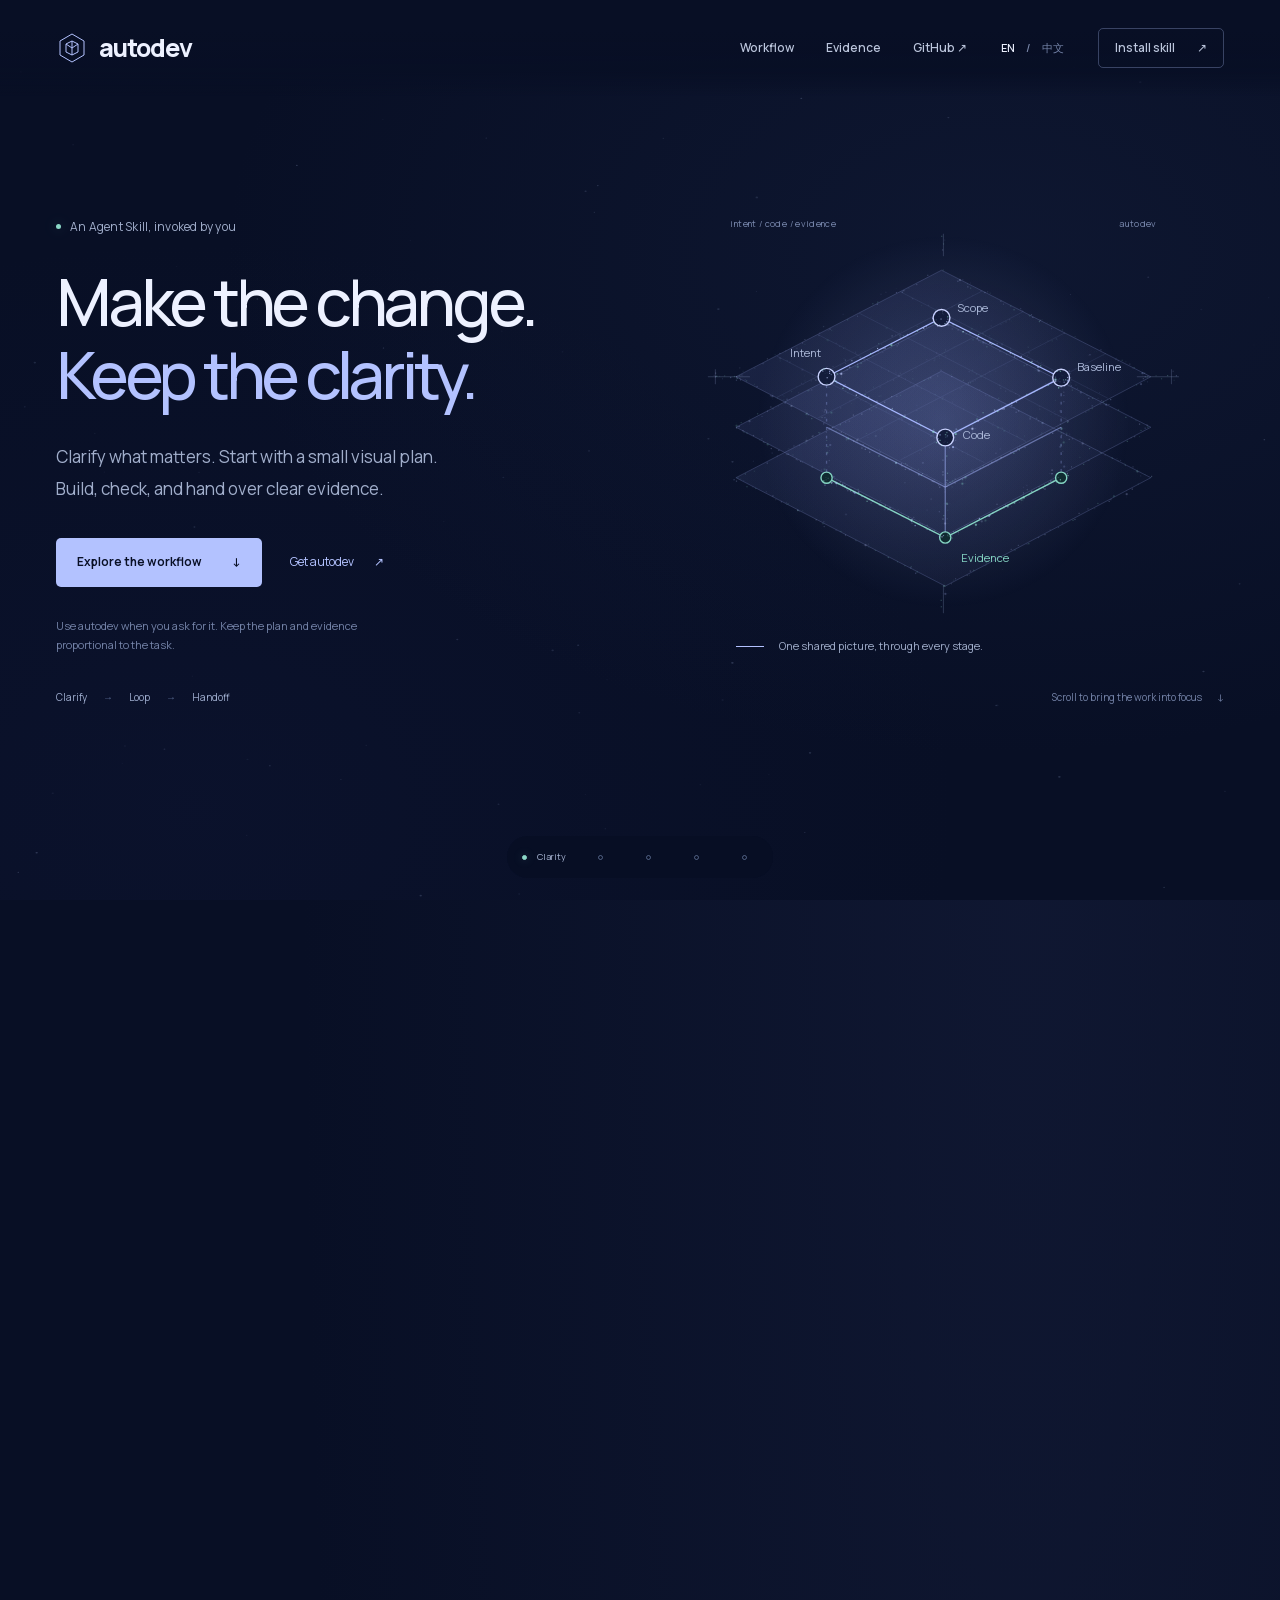
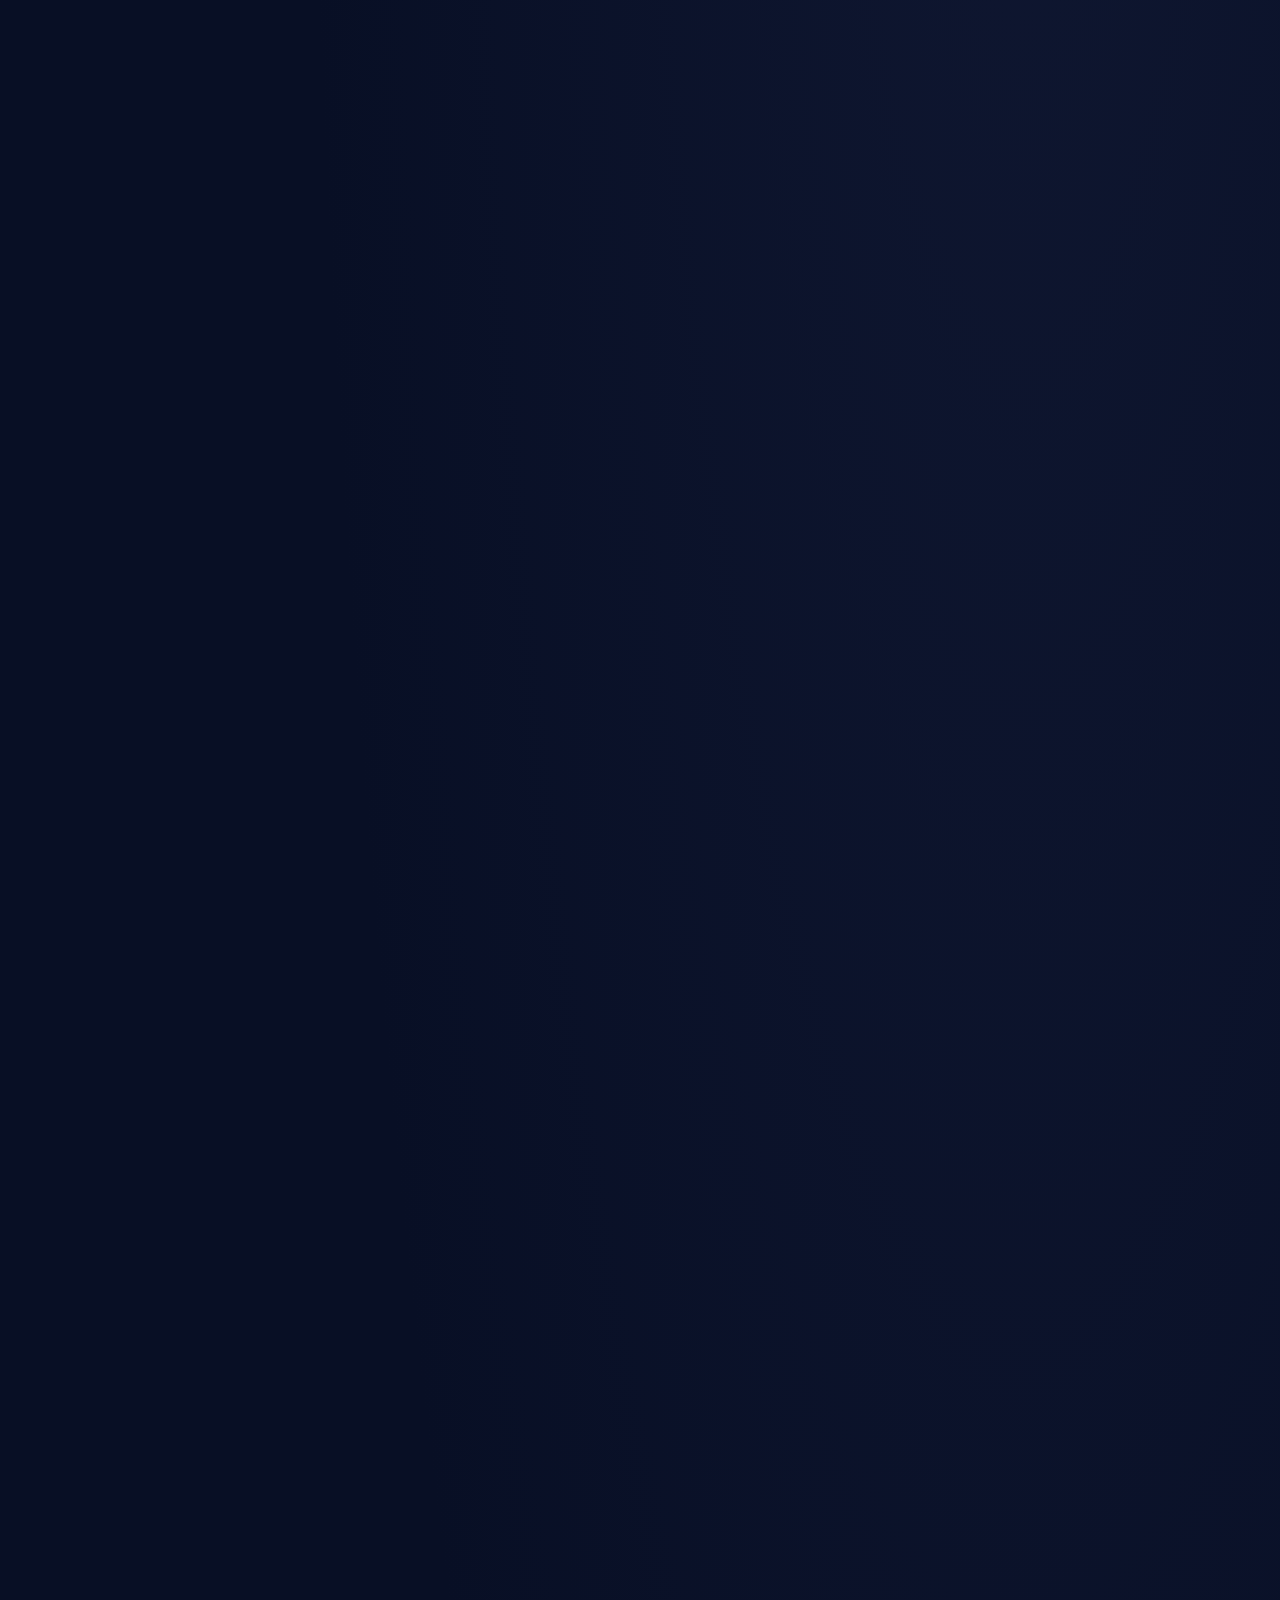
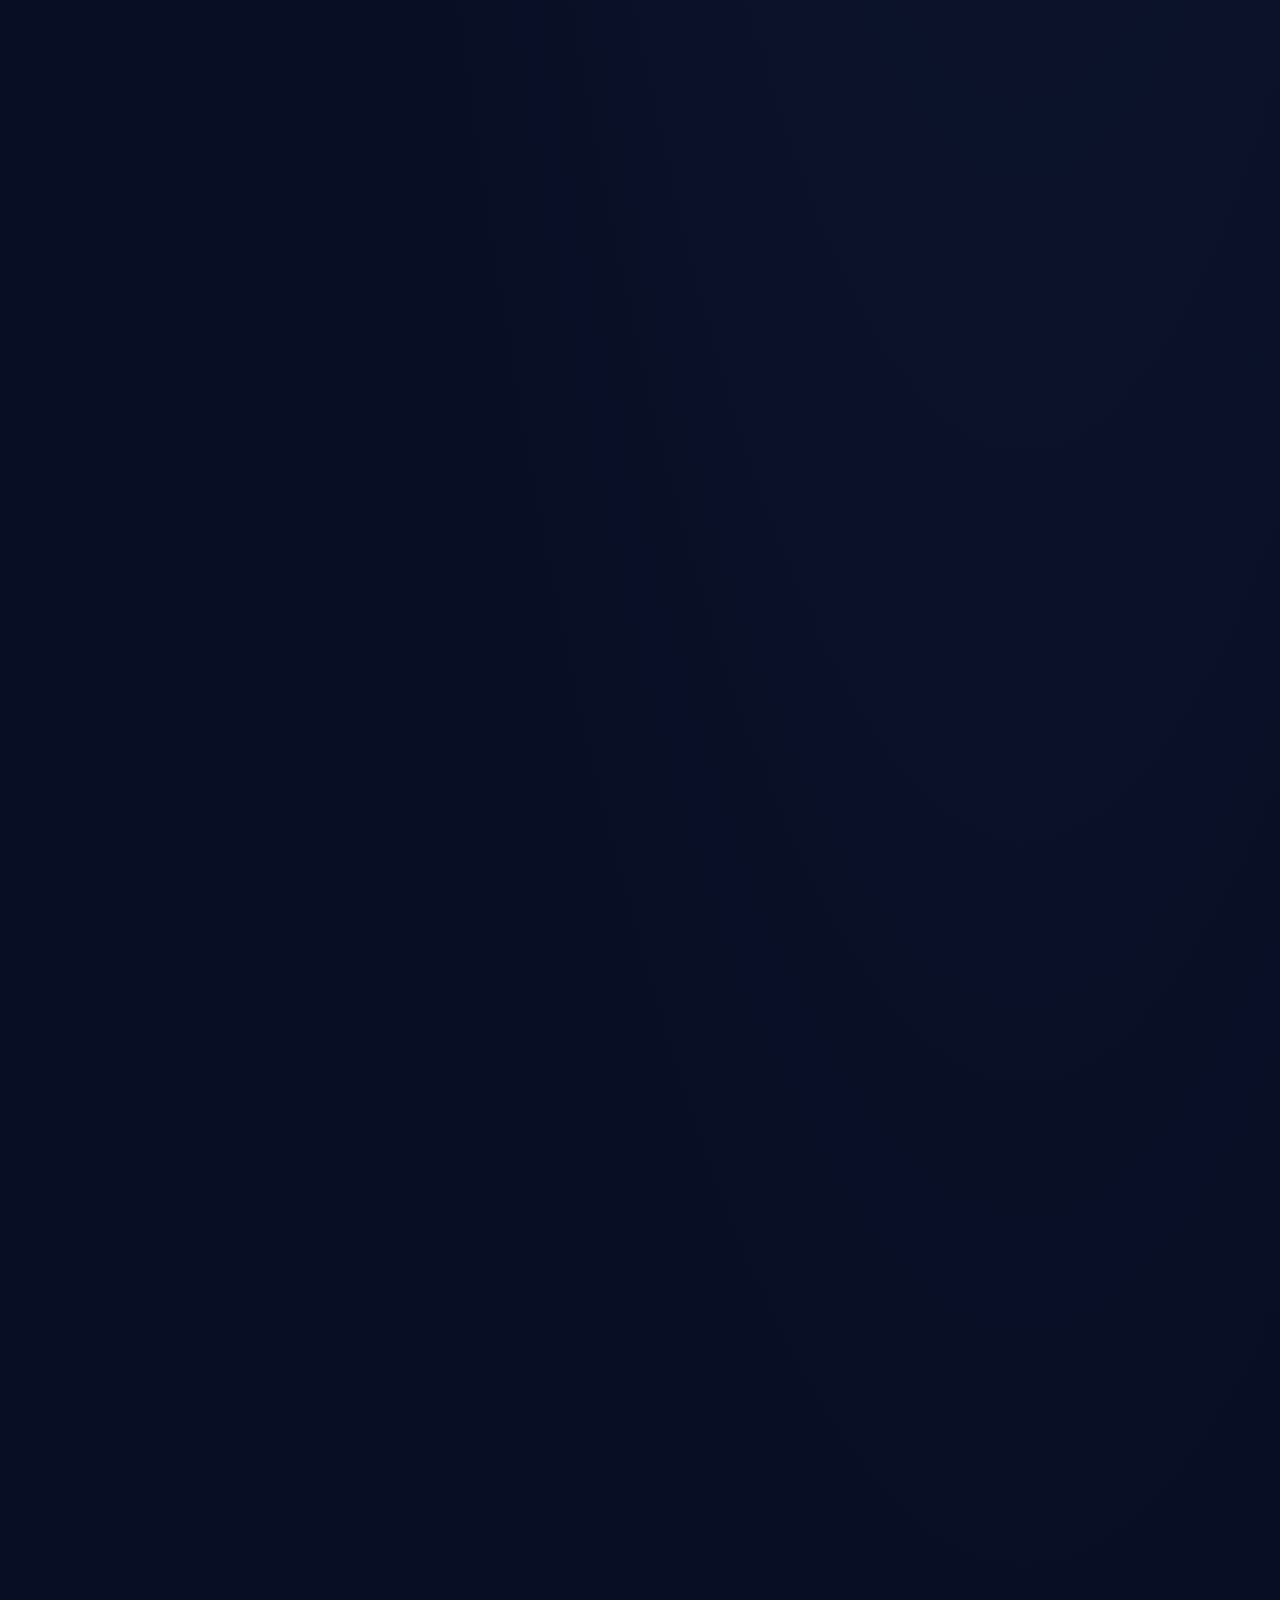
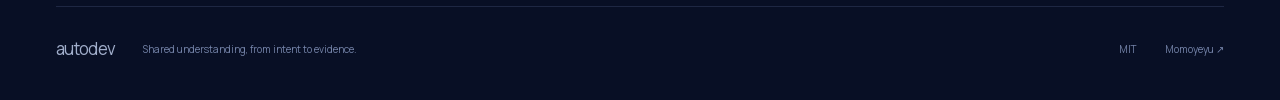
<file: web/index.html>
<!doctype html>
<html lang="en">
  <head>
    <meta charset="utf-8" />
    <meta name="viewport" content="width=device-width,initial-scale=1" />
    <title>autodev — Clarity for consequential changes</title>
    <meta
      name="description"
      content="An explicitly invoked Agent Skill: clarify important unknowns, make a concise visual plan, execute, and hand over evidence."
    />
    <meta name="color-scheme" content="dark" />
    <meta name="theme-color" content="#080f25" />
    <meta
      property="og:title"
      content="autodev — Clarity for consequential changes"
    />
    <meta
      property="og:description"
      content="A concise visual plan, checked execution, and a clear handoff. Use autodev when you explicitly ask for it."
    />
    <meta property="og:type" content="website" />
    <link rel="icon" href="./favicon.svg" type="image/svg+xml" />
    <link
      rel="preload"
      href="./fonts/manrope.woff2"
      as="font"
      type="font/woff2"
      crossorigin
    />
    <link rel="stylesheet" href="./styles.css" />
    <link rel="stylesheet" href="./story.css" />
    <script type="module" src="./app.js"></script>
  </head>
  <body>
    <a class="skip-link" href="#main"
      ><span data-en="Skip to content" data-zh="跳到正文"
        >Skip to content</span
      ></a
    >
    <header class="site-header wrap">
      <a href="#" class="wordmark" aria-label="autodev home"
        ><svg viewBox="0 0 32 32" fill="none" aria-hidden="true">
          <path d="m16 2 12 7v14l-12 7-12-7V9Z" stroke="currentColor" />
          <path
            d="m10 12 6-3 6 3v8l-6 3-6-3Zm6-3v14m-6-11 6 4 6-4"
            stroke="currentColor"
          /></svg
        >autodev</a
      >
      <button
        class="menu-toggle"
        type="button"
        aria-expanded="false"
        aria-controls="navigation"
      >
        Menu
      </button>
      <nav id="navigation" aria-label="Main navigation">
        <a href="#workflow"
          ><span data-en="Workflow" data-zh="工作流">Workflow</span></a
        ><a href="#evidence"
          ><span data-en="Evidence" data-zh="实测记录">Evidence</span></a
        ><a href="https://github.com/Momoyeyu/autodev"
          >GitHub <span aria-hidden="true">↗</span></a
        >
        <div class="language-switch" aria-label="Language">
          <button type="button" data-lang="en" aria-pressed="true">EN</button
          ><span aria-hidden="true">/</span
          ><button type="button" data-lang="zh" aria-pressed="false">
            中文
          </button>
        </div>
        <a href="#start" class="nav-install"
          ><span data-en="Install skill" data-zh="安装 Skill"
            >Install skill</span
          ><span aria-hidden="true">↗</span></a
        >
      </nav>
    </header>
    <main id="main" tabindex="-1">
      <section
        class="hero wrap scene"
        aria-labelledby="hero-title"
        tabindex="-1"
      >
        <div class="hero-copy">
          <p class="intro-line">
            <span class="signal-dot" aria-hidden="true"></span
            ><span
              data-en="An Agent Skill, invoked by you"
              data-zh="由你主动调用的 Agent Skill"
              >An Agent Skill, invoked by you</span>
          </p>
          <h1 id="hero-title">
            <span data-en="Make the change." data-zh="推进变更。"
              >Make the change.</span
            >
            <span data-en="Keep the clarity." data-zh="始终清晰。"
              >Keep the clarity.</span
            >
          </h1>
          <p
            data-en="Clarify what matters. Start with a small visual plan. Build, check, and hand over clear evidence."
            data-zh="澄清关键疑问，从简洁的图文计划开始。实现、验证，再交付清晰的依据。"
            class="hero-description"
          >Clarify what matters. Start with a small visual plan. Build, check, and hand over clear evidence.</p>
          <div class="hero-actions">
            <a class="button primary" href="#workflow"
              ><span data-en="Explore the workflow" data-zh="探索工作流"
                >Explore the workflow</span
              ><span aria-hidden="true">↓</span></a
            ><a class="text-link" href="#start"
              ><span data-en="Get autodev" data-zh="安装 autodev"
                >Get autodev</span
              ><span aria-hidden="true">↗</span></a
            >
          </div>
          <p
            data-en="Use autodev when you ask for it. Keep the plan and evidence proportional to the task."
            data-zh="仅在你主动要求时使用 autodev。计划与证据的分量，随任务而定。"
            class="hero-note"
          >Use autodev when you ask for it. Keep the plan and evidence proportional to the task.</p>
        </div>
        <figure class="hero-visual">
          <div class="diagram-coordinates" aria-hidden="true">
            <span>intent / code / evidence</span><span>autodev</span>
          </div>
          <svg
            viewBox="0 0 600 450"
            fill="none"
            aria-hidden="true"
            class="signal-diagram"
          >
            <defs>
              <linearGradient
                id="sheet"
                x1="100"
                y1="80"
                x2="510"
                y2="350"
                gradientUnits="userSpaceOnUse"
              >
                <stop stop-color="#8c9cf3" stop-opacity=".12" />
                <stop offset="1" stop-color="#8c9cf3" stop-opacity=".015" />
              </linearGradient>
              <radialGradient id="core">
                <stop stop-color="#a9b8ff" stop-opacity=".2" />
                <stop offset="1" stop-color="#a9b8ff" stop-opacity="0" />
              </radialGradient>
            </defs>
            <circle cx="300" cy="220" r="200" fill="url(#core)" />
            <g class="blueprint-layer" stroke="#6b78b0" stroke-opacity=".35">
              <path d="m78 280 220-114 224 114-220 116Z" fill="url(#sheet)" />
              <path d="m78 226 220-114 224 114-220 116Z" fill="url(#sheet)" />
              <path d="m78 172 220-114 224 114-220 116Z" fill="url(#sheet)" />
            </g>
            <g stroke="#8999dc" stroke-opacity=".12">
              <path
                d="m122 150 222 114m-178-137 222 114m-178-137 222 114m-178-137 222 114M122 194 342 80m-176 136L386 102m-176 137 220-114m-176 136 220-114"
              />
            </g>
            <g stroke="#a7b7ff" stroke-width="1.4">
              <path d="m175 172 123-63 128 64-124 64Z" />
              <path
                d="M175 172v108l127 64 124-64V173"
                stroke-opacity=".3"
                stroke-dasharray="3 6"
              />
              <path d="m175 226 127 64 124-64" stroke-opacity=".5" />
              <path d="M302 237v107" stroke-opacity=".5" />
            </g>
            <g stroke="#cad3ff" stroke-width="1.5">
              <circle cx="175" cy="172" r="9" fill="#131c3b" />
              <circle cx="298" cy="109" r="9" fill="#131c3b" />
              <circle cx="426" cy="173" r="9" fill="#131c3b" />
              <circle cx="302" cy="237" r="9" fill="#131c3b" />
            </g>
            <g stroke="#85d5c3" stroke-width="1.5">
              <path d="m175 280 127 64 124-64" />
              <circle cx="175" cy="280" r="6" fill="#102b31" />
              <circle cx="302" cy="344" r="6" fill="#102b31" />
              <circle cx="426" cy="280" r="6" fill="#102b31" />
            </g>
            <g fill="#acb9d9" font-size="12">
              <text x="136" y="151" data-en="Intent" data-zh="意图">
                Intent
              </text>
              <text x="315" y="103" data-en="Scope" data-zh="范围">Scope</text>
              <text x="443" y="166" data-en="Baseline" data-zh="基线">
                Baseline
              </text>
              <text x="321" y="239" data-en="Code" data-zh="代码">Code</text>
              <text
                x="319"
                y="370"
                fill="#85d5c3"
                data-en="Evidence"
                data-zh="证据"
              >
                Evidence
              </text>
            </g>
            <g stroke="#68769d" stroke-opacity=".4">
              <path d="M48 172h45m414 0h45M300 19v24m0 352v30" />
              <path d="M56 164v16m488-16v16" />
            </g>
          </svg>
          <figcaption>
            <span class="figure-line"></span
            ><span
              data-en="One shared picture, through every stage."
              data-zh="一份共同理解，贯穿每个阶段。"
              >One shared picture, through every stage.</span
            >
          </figcaption>
        </figure>
        <div class="hero-foot">
          <span>Clarify <i>→</i> Loop <i>→</i> Handoff</span
          ><span
            data-en="Scroll to bring the work into focus"
            data-zh="向下滚动，让工作逐渐清晰"
            >Scroll to bring the work into focus</span
          ><span aria-hidden="true">↓</span>
        </div>
      </section>
      <section
        id="workflow"
        class="workflow wrap scene"
        aria-labelledby="workflow-title"
        tabindex="-1"
      >
        <div class="section-heading">
          <p class="section-context">
            <span data-en="A shared view of the work" data-zh="让工作始终可见"
              >A shared view of the work</span
            >
          </p>
          <h2 id="workflow-title">
            <span
              data-en="Understanding that stays with the change."
              data-zh="共同理解，跟上每一步变更。"
              >Understanding that stays with the change.</span
            >
          </h2>
          <p
            data-en="Clarify and Loop are plan and execute: resolve important uncertainty, show the core path, then build and check it."
            data-zh="Clarify 和 Loop 本质就是计划与执行：澄清关键疑问，画出核心路径，再实现并验证。"
            class="section-description"
          >Clarify and Loop are plan and execute: resolve important uncertainty, show the core path, then build and check it.</p>
        </div>
        <div class="workflow-layout">
          <div class="stage-list" role="group" aria-label="Workflow stages">
            <div class="stage-item">
              <button
                class="stage-button"
                type="button"
                data-stage="0"
                aria-pressed="true"
              >
                <span class="stage-number">01</span><span>Clarify</span
                ><span class="stage-arrow" aria-hidden="true">↗</span>
              </button>
              <div class="stage-copy">
                <h3
                  data-en="Clarify the important unknowns."
                  data-zh="澄清真正重要的疑问。"
                >Clarify the important unknowns.</h3>
                <p
                  data-en="Inspect the relevant code. Ask about uncertainty that could change the solution, then show a short plan with a useful diagram. Mermaid is often enough."
                  data-zh="阅读相关代码，主动澄清会改变方案的不确定性，再给出简短的图文计划。通常 Mermaid 就够了。"
                >Inspect the relevant code. Ask about uncertainty that could change the solution, then show a short plan with a useful diagram. Mermaid is often enough.</p>
              </div>
            </div>
            <div class="stage-item">
              <button
                class="stage-button"
                type="button"
                data-stage="1"
                aria-pressed="false"
              >
                <span class="stage-number">02</span><span>Loop</span
                ><span class="stage-arrow" aria-hidden="true">↗</span>
              </button>
              <div class="stage-copy">
                <h3
                  data-en="See the work as it stands."
                  data-zh="看见工作的真实状态。"
                >
                  See the work as it stands.
                </h3>
                <p
                  data-en="Execute the plan with the project’s tools. Check meaningful changes and explain important progress, failures, or new decisions."
                  data-zh="用项目已有工具执行计划，验证有意义的改动，说明重要进展、失败或新出现的决策。"
                >Execute the plan with the project’s tools. Check meaningful changes and explain important progress, failures, or new decisions.</p>
              </div>
            </div>
            <div class="stage-item">
              <button
                class="stage-button"
                type="button"
                data-stage="2"
                aria-pressed="false"
              >
                <span class="stage-number">03</span><span>Handoff</span
                ><span class="stage-arrow" aria-hidden="true">↗</span>
              </button>
              <div class="stage-copy">
                <h3
                  data-en="Hand over the result clearly."
                  data-zh="清楚地交付结果。"
                >Hand over the result clearly.</h3>
                <p
                  data-en="Summarize what changed, what was verified, and what remains open. HTML is optional; ask another skill to render it when you want a richer view."
                  data-zh="简要交代改了什么、验证了什么、还剩什么。HTML 由你选择，需要更丰富的展示时，可交给其他 skill 渲染。"
                >Summarize what changed, what was verified, and what remains open. HTML is optional; ask another skill to render it when you want a richer view.</p>
              </div>
            </div>
          </div>
          <div class="system-view" data-step="0">
            <div class="view-header">
              <span
                ><span data-en="Workflow illustration" data-zh="工作流示意"
                  >Workflow illustration</span
                ></span
              ><span class="view-stage">Clarify</span>
            </div>
            <svg
              viewBox="0 0 600 450"
              fill="none"
              aria-hidden="true"
              class="signal-diagram"
            >
              <g stroke="#6475ae" stroke-opacity=".25">
                <ellipse cx="300" cy="230" rx="236" ry="145" />
                <ellipse cx="300" cy="230" rx="190" ry="103" />
                <path d="M64 230h472M300 85v290" stroke-dasharray="3 7" />
              </g>
              <g class="flow-wires" stroke="#b3c2ff" stroke-width="1.5">
                <path class="api-wire" d="M145 230h110" />
                <path class="ledger-wire" d="M345 230h110" />
                <path d="M300 187v-48h155v48" stroke-dasharray="4 6" />
                <path d="M300 273v48H145v-48" stroke-opacity=".4" />
              </g>
              <g fill="#111d3c" stroke="#b3c2ff" stroke-width="1.4">
                <rect
                  class="api-node"
                  x="65"
                  y="187"
                  width="80"
                  height="86"
                  rx="15"
                />
                <rect
                  class="queue-node"
                  x="255"
                  y="187"
                  width="90"
                  height="86"
                  rx="15"
                />
                <rect
                  class="ledger-node"
                  x="455"
                  y="187"
                  width="80"
                  height="86"
                  rx="15"
                />
              </g>
              <g stroke="#c2cdff" stroke-width="1.6">
                <path d="m96 216-11 14 11 14m18-28 11 14-11 14m-9-33-6 38" />
                <path d="M279 215h42m-42 15h42m-42 15h42" />
                <ellipse cx="495" cy="217" rx="22" ry="8" />
                <path
                  d="M473 217v26c0 10 44 10 44 0v-26m-44 13c0 10 44 10 44 0"
                />
              </g>
              <g fill="#a9b8dd" font-size="13" text-anchor="middle">
                <text x="105" y="299">API</text>
                <text x="300" y="299" data-en="Queue" data-zh="队列">
                  Queue
                </text>
                <text x="495" y="299" data-en="Ledger" data-zh="账本">
                  Ledger
                </text>
              </g>
              <g class="check-marks" stroke="#8bd7c7" stroke-width="2">
                <path class="api-check" d="m92 168 6 6 12-14" />
                <path class="queue-check" d="m282 168 6 6 12-14" />
              </g>
            </svg>
            <div class="system-caption">
              <span class="status-key"
                ><i></i
                ><span data-en="Agreed design" data-zh="约定设计"
                  >Agreed design</span
                ></span
              ><span class="status-key implemented"
                ><i></i
                ><span data-en="Implemented" data-zh="已实现"
                  >Implemented</span
                ></span
              ><span class="status-key pending"
                ><i></i
                ><span data-en="Unfinished" data-zh="未完成"
                  >Unfinished</span
                ></span
              >
            </div>
            <p
              class="view-note"
              data-en="Sketch the API → queue → ledger path and choose the checks that matter."
              data-zh="画出 API → 队列 → 账本的核心路径，选出必要的检查。"
            >Sketch the API → queue → ledger path and choose the checks that matter.</p>
          </div>
        </div>
        <p class="section-foot">
          <span
            data-en="A diagram helps explain the work. The code and actual checks support the result. Use your current workspace or choose isolation when you need it."
            data-zh="图帮助理解工作，代码与实际检查支撑结果。可以直接用当前工作区，需要隔离时再选择。"
            >A diagram helps explain the work. The code and actual checks support the result. Use your current workspace or choose isolation when you need it.</span>
        </p>
      </section>
      <section
        id="deliverables"
        class="deliverables wrap scene"
        aria-labelledby="deliverables-title"
        tabindex="-1"
      >
        <div class="section-heading">
          <p class="section-context">
            <span
              data-en="The right artifact for the task"
              data-zh="交付物，随任务而定"
              >The right artifact for the task</span
            >
          </p>
          <h2 id="deliverables-title">
            <span
              data-en="Different work. A concrete handoff."
              data-zh="任务不同，交付同样具体。"
              >Different work. A concrete handoff.</span
            >
          </h2>
        </div>
        <div class="task-tabs" role="group" aria-label="Task type">
          <button type="button" data-task="0" aria-pressed="true">
            <span data-en="Development" data-zh="功能开发"
              >Development</span
            ></button
          ><button type="button" data-task="1" aria-pressed="false">
            <span data-en="Bug fix" data-zh="缺陷修复">Bug fix</span></button
          ><button type="button" data-task="2" aria-pressed="false">
            <span data-en="Optimization" data-zh="性能优化">Optimization</span>
          </button>
        </div>
        <div class="deliverable-layout">
          <div class="task-panels">
            <article class="task-panel" data-task-panel="0">
              <h3
                data-en="A small plan. A working change."
                data-zh="简洁的计划，能用的改动。"
              >A small plan. A working change.</h3>
              <p
                data-en="Clarify consequential unknowns, sketch the core flow, and implement the plan. Expand the diagram only when it helps a real decision."
                data-zh="澄清会影响方案的疑问，画出核心流程，再按计划实现。只有能帮助实际决策时，才扩展图的细节。"
              >Clarify consequential unknowns, sketch the core flow, and implement the plan. Expand the diagram only when it helps a real decision.</p>
              <div class="receive">
                <span data-en="You receive" data-zh="你将收到"
                  >You receive</span
                >
                <p
                  data-en="A concise change summary, relevant checks, and remaining gaps."
                  data-zh="简明的改动说明、相关检查与待验证项。"
                >A concise change summary, relevant checks, and remaining gaps.</p>
              </div>
              <p
                data-en="Start with a draft, not a complete architecture document. Choose a richer handoff only when useful."
                data-zh="从草稿开始，不必先写完整架构文档。需要时再选择更丰富的交付形式。"
                class="limit-note"
              >Start with a draft, not a complete architecture document. Choose a richer handoff only when useful.</p>
              <a
                class="text-link diagram-link"
                href="diagrams/autodev-development.html?theme=dark"
                data-diagram="development"
                target="_blank"
                rel="noopener"
                ><span
                  data-en="Open workflow diagram"
                  data-zh="打开工作流示意图"
                  >Open workflow diagram</span
                ><span aria-hidden="true">↗</span></a
              >
            </article>
            <article class="task-panel" data-task-panel="1">
              <h3
                data-en="Reproduce it. Preserve the regression."
                data-zh="先复现，再守住回归边界。"
              >
                Reproduce it. Preserve the regression.
              </h3>
              <p
                data-en="Reproduce the reported failure and add a focused regression test when practical. Fix the cause, then run relevant checks without weakening their meaning."
                data-zh="复现报告的故障，在可行时添加聚焦的回归测试。修复原因，再运行相关检查，保持测试含义。"
              >Reproduce the reported failure and add a focused regression test when practical. Fix the cause, then run relevant checks without weakening their meaning.</p>
              <div class="receive">
                <span data-en="You receive" data-zh="你将收到"
                  >You receive</span
                >
                <p
                  data-en="The reproduction, regression results, and any untested conditions."
                  data-zh="复现依据、回归结果与尚未测试的条件。"
                >The reproduction, regression results, and any untested conditions.</p>
              </div>
              <p
                data-en="A broken environment is a blockage. It is not a reproduced bug."
                data-zh="环境故障意味着受阻，并不代表缺陷已经复现。"
                class="limit-note"
              >
                A broken environment is a blockage. It is not a reproduced bug.
              </p>
              <a
                class="text-link diagram-link"
                href="diagrams/autodev-bugfix.html?theme=dark"
                data-diagram="bugfix"
                target="_blank"
                rel="noopener"
                ><span
                  data-en="Open workflow diagram"
                  data-zh="打开工作流示意图"
                  >Open workflow diagram</span
                ><span aria-hidden="true">↗</span></a
              >
            </article>
            <article class="task-panel" data-task-panel="2">
              <h3
                data-en="Keep the ruler fixed. Show every attempt."
                data-zh="固定标尺，保留每次尝试。"
              >
                Keep the ruler fixed. Show every attempt.
              </h3>
              <p
                data-en="Choose useful metrics and comparable conditions. Measure each attempt within the budget, retain valid improvements, and record rejected routes."
                data-zh="选择有用的指标与可比条件。在预算内逐次测量，保留有效改进，也记录被否决的路线。"
              >
                Choose useful metrics and comparable conditions. Measure each
                attempt within the budget, retain valid improvements, and record
                rejected routes.
              </p>
              <div class="receive">
                <span data-en="You receive" data-zh="你将收到"
                  >You receive</span
                >
                <p
                  data-en="The baseline, measured attempts, retained result, and a chart when useful."
                  data-zh="基线、各次实测、保留结果，以及有助于理解时的图表。"
                >The baseline, measured attempts, retained result, and a chart when useful.</p>
              </div>
              <p
                data-en="A deadline can arrive before the target. Missing measurements stay missing."
                data-zh="预算可能先于目标耗尽。缺失的测量，仍然是缺失。"
                class="limit-note"
              >
                A deadline can arrive before the target. Missing measurements
                stay missing.
              </p>
              <a
                class="text-link diagram-link"
                href="diagrams/autodev-optimization.html?theme=dark"
                data-diagram="optimization"
                target="_blank"
                rel="noopener"
                ><span
                  data-en="Open workflow diagram"
                  data-zh="打开工作流示意图"
                  >Open workflow diagram</span
                ><span aria-hidden="true">↗</span></a
              >
            </article>
          </div>
          <figure class="artifact-visual">
            <svg
              viewBox="0 0 600 450"
              fill="none"
              aria-hidden="true"
              class="signal-diagram"
            >
              <g stroke="#8c9fdf" stroke-opacity=".3">
                <path d="m125 120 35-30h280l35 30v240H125Z" />
                <path d="M160 90v30h-35m0 0h350" />
              </g>
              <g data-artifact-shape="0" stroke="#b3c2ff" stroke-width="1.5">
                <path
                  d="M163 169h90v50h-90Zm181 0h90v50h-90ZM253 194h91m-136 25v61h181v-61"
                />
                <path d="M163 315h140m-140 15h210" stroke-opacity=".35" />
              </g>
              <g data-artifact-shape="0" stroke="#8bd7c7" stroke-width="1.5">
                <circle cx="208" cy="280" r="7" />
                <circle cx="389" cy="280" r="7" />
                <path d="m298 273 6 6 12-14" />
              </g>
              <g fill="#a9b8dd" font-size="13">
                <text
                  x="164"
                  y="149"
                  data-en="plan / result"
                  data-zh="计划 / 结果"
                >plan / result</text>
                <text
                  x="164"
                  y="352"
                  data-en="source + checks + limits"
                  data-zh="源码 + 检查 + 局限"
                >
                  source + checks + limits
                </text>
              </g>
              <g
                data-artifact-shape="1"
                stroke="#b3c2ff"
                stroke-width="1.5"
                style="display: none"
              >
                <path
                  d="M190 180h220M190 230h220M190 280h220"
                  stroke-opacity=".3"
                />
                <path d="m163 172 13 13m0-13-13 13" stroke="#ddbf87" />
                <path
                  d="m164 225 7 7 13-16m-20 59 7 7 13-16"
                  stroke="#8bd7c7"
                />
              </g>
              <g
                data-artifact-shape="2"
                stroke="#b3c2ff"
                stroke-width="1.5"
                style="display: none"
              >
                <path d="M165 290h260M165 175v115" stroke-opacity=".4" />
                <path d="m165 267 44-12 40 15 46-52 40 14 47-42 43 8" />
                <path
                  d="M165 211h260"
                  stroke="#ddbf87"
                  stroke-dasharray="4 6"
                />
                <circle cx="295" cy="218" r="5" stroke="#8bd7c7" />
                <circle cx="382" cy="190" r="5" stroke="#8bd7c7" />
              </g>
            </svg>
            <figcaption>
              <span
                data-en="An artifact you can examine, not a success claim."
                data-zh="交付可审视的产物，而不只是一句“完成了”。"
                >An artifact you can examine, not a success claim.</span
              >
            </figcaption>
          </figure>
        </div>
      </section>
      <section
        id="evidence"
        class="evidence wrap scene"
        aria-labelledby="evidence-title"
        tabindex="-1"
      >
        <div class="evidence-heading">
          <div>
            <p class="section-context">
              <span data-en="Recorded work" data-zh="有据可查的工作"
                >Recorded work</span
              >
            </p>
            <h2 id="evidence-title">
              <span
                data-en="The whole run. Including the misses."
                data-zh="完整过程，也包括未达成。"
                >The whole run. Including the misses.</span
              >
            </h2>
          </div>
          <div class="evidence-summary">
            <span class="evidence-signal" aria-hidden="true"
              ><svg
                viewBox="0 0 600 450"
                fill="none"
                aria-hidden="true"
                class="signal-diagram"
              >
                <g stroke="#788bbd" stroke-opacity=".22">
                  <path
                    d="M100 330h410M100 110v220m0-55h410m-410-55h410m-410-55h410"
                  />
                </g>
                <path
                  d="m100 298 55-25 47 10 47-74 48 29 47-64 55 21 45-68 52 12"
                  stroke="#a7baff"
                  stroke-width="2"
                />
                <g stroke="#8bd7c7">
                  <circle cx="249" cy="209" r="6" />
                  <circle cx="344" cy="174" r="6" />
                  <circle cx="444" cy="127" r="6" />
                </g>
                <path
                  d="M100 180h410"
                  stroke="#ddbf87"
                  stroke-dasharray="5 7"
                />
                <g fill="#a9b8dd" font-size="13">
                  <text x="100" y="368" data-en="baseline" data-zh="基线">
                    baseline
                  </text>
                  <text x="426" y="368" data-en="retained" data-zh="保留结果">
                    retained
                  </text>
                </g>
              </svg></span
            >
            <p
              data-en="Two optimization histories. Real measurements, retained attempts, rejected routes, and an unavailable verification service."
              data-zh="两段优化记录。实测数据、保留的尝试、否决的路线，以及一次验证服务不可用。"
            >
              Two optimization histories. Real measurements, retained attempts,
              rejected routes, and an unavailable verification service.
            </p>
          </div>
        </div>
        <div class="case-tabs" role="group" aria-label="Recorded case">
          <button data-case="0" type="button" aria-pressed="true">
            MoE Transformer</button
          ><button data-case="1" type="button" aria-pressed="false">
            cann2026
          </button>
        </div>
        <article class="case-panel" data-case-panel="0">
          <div class="case-intro">
            <div>
              <h3>MoE Transformer</h3>
              <p>PyTorch / RTX 4090D</p>
            </div>
            <div class="case-stat">
              <span>24.97</span><i aria-hidden="true">→</i><span>30.91</span
              ><small
                ><span
                  data-en="BLEU · verification rerun"
                  data-zh="BLEU · 验证重跑"
                  >BLEU · verification rerun</span
                ></small
              >
            </div>
          </div>
          <a
            class="chart-link"
            href="./assets/autodev-case-moe.svg"
            target="_blank"
            rel="noopener"
            aria-label="Open full-size chart"
            ><img
              class="case-chart"
              src="./assets/autodev-case-moe.svg"
              alt="Recorded BLEU trajectory: baseline 24.97, 31 attempts, four retained improvements, final verification 30.91"
              width="960"
              height="480"
          /></a>
          <div class="case-notes">
            <p
              data-en="31 attempts. Four retained improvements. Target ≥ 28.87; retained score 31.25; verification rerun 30.91. The unchanged-source rerun moved by 0.62, so the keep margin was set at 0.8."
              data-zh="31 次尝试，4 次保留改进。目标 ≥ 28.87；保留分数 31.25，验证重跑 30.91。未修改源码的重测波动为 0.62，因此保留阈值设为 0.8。"
            >
              31 attempts. Four retained improvements. Target ≥ 28.87; retained
              score 31.25; verification rerun 30.91. The unchanged-source rerun
              moved by 0.62, so the keep margin was set at 0.8.
            </p>
            <a
              href="https://github.com/Momoyeyu/autodev#recorded-cases"
              class="text-link"
              ><span data-en="Read the case record" data-zh="阅读案例记录"
                >Read the case record</span
              >
              ↗</a
            >
          </div>
        </article>
        <article class="case-panel" data-case-panel="1">
          <div class="case-intro">
            <div>
              <h3>cann2026</h3>
              <p>AscendC / CANN 9.0</p>
            </div>
            <div class="case-stat">
              <span>19.7026</span><i aria-hidden="true">→</i><span>0.7168</span
              ><small
                ><span
                  data-en="fixed-reference score · lower is better"
                  data-zh="固定参考分数 · 越低越好"
                  >fixed-reference score · lower is better</span
                ></small
              >
            </div>
          </div>
          <a
            class="chart-link"
            href="./assets/autodev-case-cann2026.svg"
            target="_blank"
            rel="noopener"
            aria-label="Open full-size chart"
            ><img
              class="case-chart"
              src="./assets/autodev-case-cann2026.svg"
              alt="Six rounds, 16 cumulative attempts on one fixed-reference scale; four rounds met their targets; final verification unavailable"
              width="960"
              height="480"
          /></a>
          <div class="case-notes">
            <p
              data-en="Six rounds; four met their own targets. Round 6 retained 0.7168 against a 0.680 target. A compile failure was rolled back; final verification hit a judge-service outage. The outage is not a verified result."
              data-zh="6 轮中，4 轮达成各自目标。第 6 轮保留 0.7168，未达 0.680 目标。一次编译失败后已回滚；最终验证遇到评测服务故障。服务故障不能算作验证通过。"
            >
              Six rounds; four met their own targets. Round 6 retained 0.7168
              against a 0.680 target. A compile failure was rolled back; final
              verification hit a judge-service outage. The outage is not a
              verified result.
            </p>
            <a
              href="https://github.com/Momoyeyu/autodev#recorded-cases"
              class="text-link"
              ><span data-en="Read the case record" data-zh="阅读案例记录"
                >Read the case record</span
              >
              ↗</a
            >
          </div>
        </article>
        <div class="evidence-foot">
          <p
            data-en="These are recorded cases, not a promise of improvement on every task. AI assessment, command evidence, and human decisions remain distinct."
            data-zh="这些是具体案例，并不保证每项任务都会提升。AI 判断、命令证据与人的决策，始终分别呈现。"
          >
            These are recorded cases, not a promise of improvement on every
            task. AI assessment, command evidence, and human decisions remain
            distinct.
          </p>
        </div>
      </section>
      <section
        id="start"
        class="start wrap scene"
        aria-labelledby="start-title"
        tabindex="-1"
      >
        <div class="start-layout">
          <div>
            <p class="section-context">
              <span
                data-en="Bring clarity to your next change"
                data-zh="让下一次变更更加清晰"
                >Bring clarity to your next change</span
              >
            </p>
            <h2 id="start-title">
              <span
                data-en="Start with what matters."
                data-zh="从真正重要的变更开始。"
                >Start with what matters.</span
              >
            </h2>
            <p
              data-en="Install the skill and explicitly ask to use autodev. You choose the depth of the plan, workspace isolation, and whether the handoff needs HTML."
              data-zh="安装后，主动要求使用 autodev。计划深度、是否隔离工作区，以及交付是否需要 HTML，都由你选择。"
              class="section-description"
            >Install the skill and explicitly ask to use autodev. You choose the depth of the plan, workspace isolation, and whether the handoff needs HTML.</p>
            <div class="install-command">
              <code>npx skills add Momoyeyu/autodev -g</code
              ><button
                type="button"
                class="copy-button"
                aria-label="Copy installation command"
              >
                <svg
                  width="19"
                  height="19"
                  viewBox="0 0 24 24"
                  fill="none"
                  aria-hidden="true"
                >
                  <rect
                    x="8"
                    y="8"
                    width="12"
                    height="13"
                    rx="2"
                    stroke="currentColor"
                  />
                  <path d="M16 8V3H3v13h5" stroke="currentColor" />
                </svg>
              </button>
            </div>
            <p class="copy-status" role="status" aria-live="polite"></p>
            <div class="example-prompt">
              <span
                ><span data-en="Try a real task" data-zh="用一个真实任务开始"
                  >Try a real task</span
                ></span
              >
              <p
                data-en="Use autodev for our billing retry change. Clarify important unknowns, show me a short flow diagram and plan, then implement and verify. Keep the handoff concise."
                data-zh="用 autodev 修改计费重试逻辑。先澄清关键疑问，给我一张简短流程图和计划，再实现并验证。最后简要交付。"
              >Use autodev for our billing retry change. Clarify important unknowns, show me a short flow diagram and plan, then implement and verify. Keep the handoff concise.</p>
            </div>
            <a
              href="https://github.com/Momoyeyu/autodev/blob/master/autodev/SKILL.md"
              class="text-link"
              ><span data-en="Read SKILL.md" data-zh="阅读 SKILL.md"
                >Read SKILL.md</span
              >
              ↗</a
            >
          </div>
          <figure class="start-visual">
            <svg
              viewBox="0 0 600 450"
              fill="none"
              aria-hidden="true"
              class="signal-diagram"
            >
              <g stroke="#7188c4" stroke-opacity=".35">
                <path d="m300 63 159 92v174l-159 91-159-91V155Z" />
                <path d="m300 100 127 74v136l-127 74-127-74V174Z" />
              </g>
              <g stroke="#b3c2ff" stroke-width="1.5">
                <path
                  d="m256 189-45 38 45 38m88-76 45 38-45 38m-30-98-30 120"
                />
                <path
                  d="M300 63v37m159 55-32 19m32 155-32-19m-127 110v-36m-159-55 32-19m-32-155 32 19"
                />
              </g>
              <g fill="#91dbc8">
                <circle cx="300" cy="63" r="4" />
                <circle cx="459" cy="329" r="4" />
                <circle cx="141" cy="329" r="4" />
              </g>
            </svg>
            <figcaption>Clarify → Loop → Handoff</figcaption>
          </figure>
        </div>
      </section>
    </main>
    <footer class="site-footer wrap">
      <a href="#" class="footer-brand">autodev</a>
      <p>
        <span
          data-en="Shared understanding, from intent to evidence."
          data-zh="从意图到证据，始终保持共同理解。"
          >Shared understanding, from intent to evidence.</span
        >
      </p>
      <a href="https://github.com/Momoyeyu/autodev/blob/master/LICENSE">MIT</a
      ><a href="https://github.com/Momoyeyu">Momoyeyu ↗</a>
    </footer>
  </body>
</html>
</file>
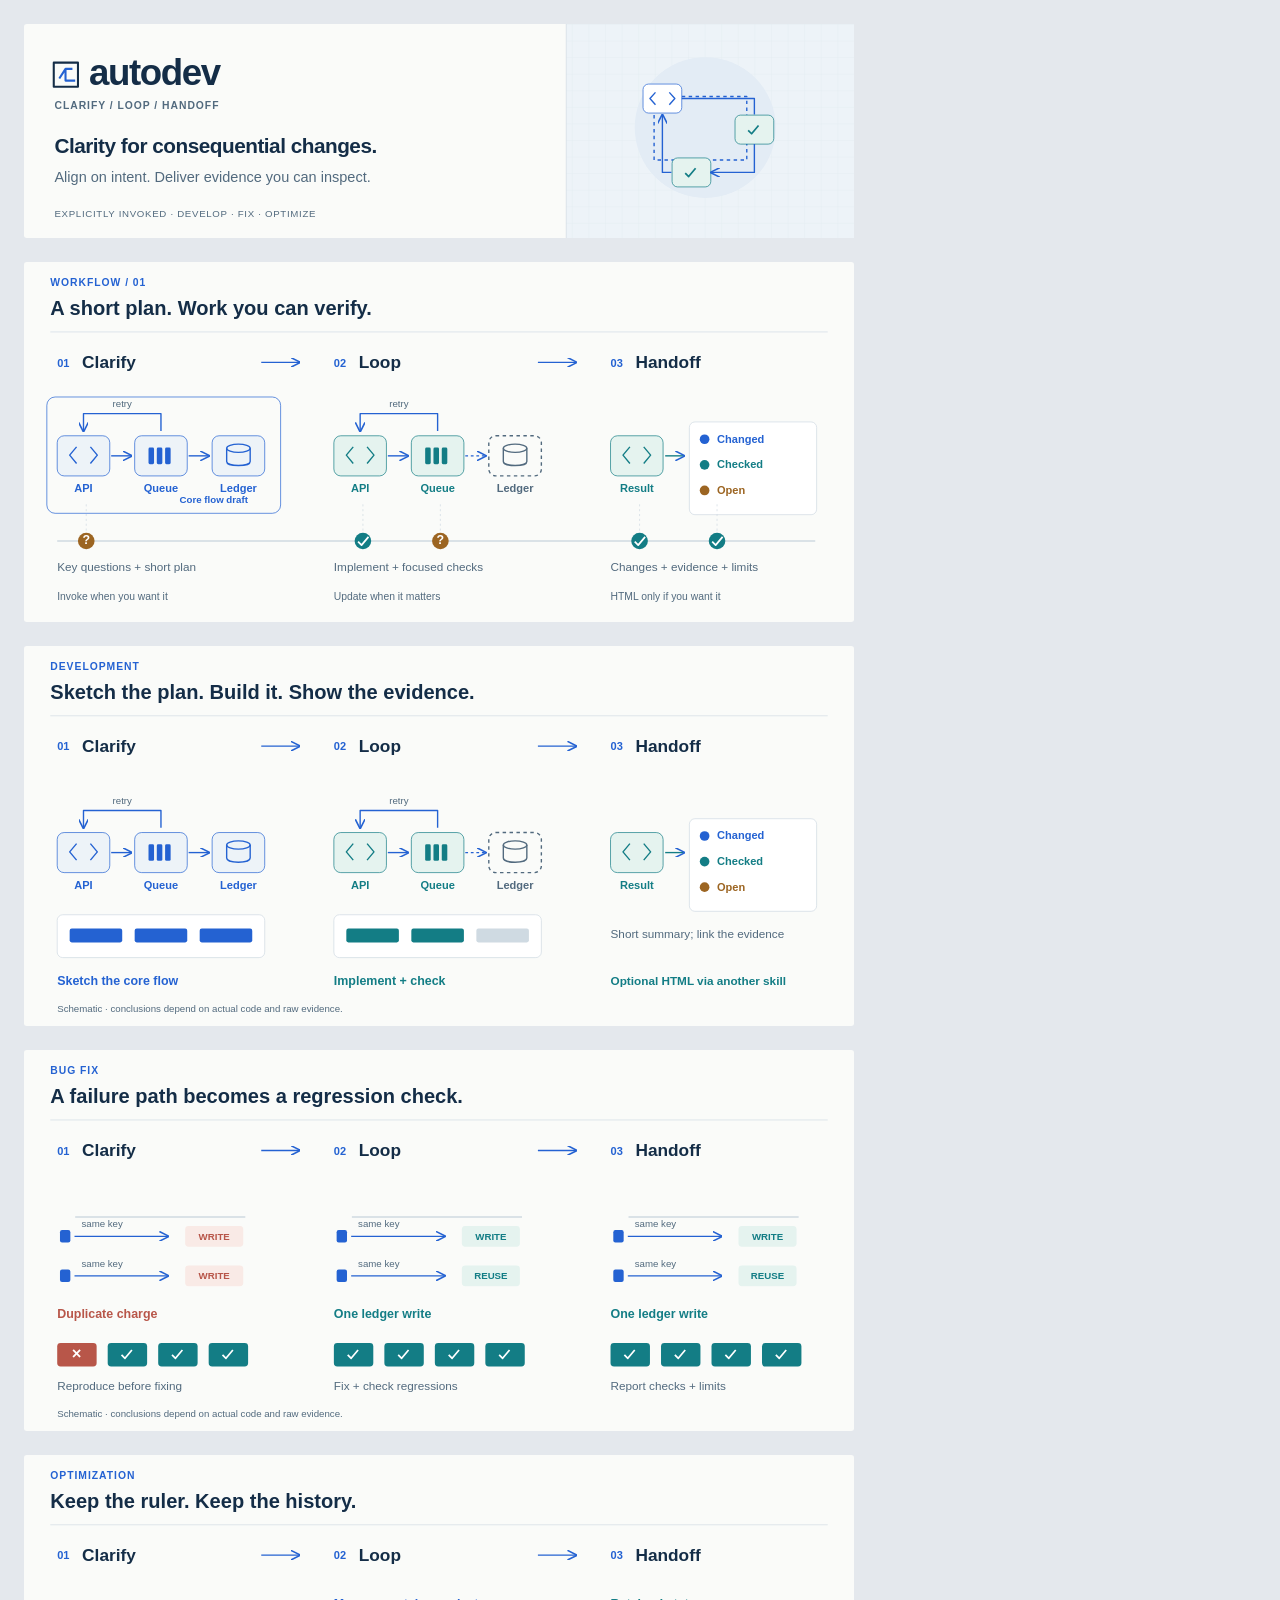
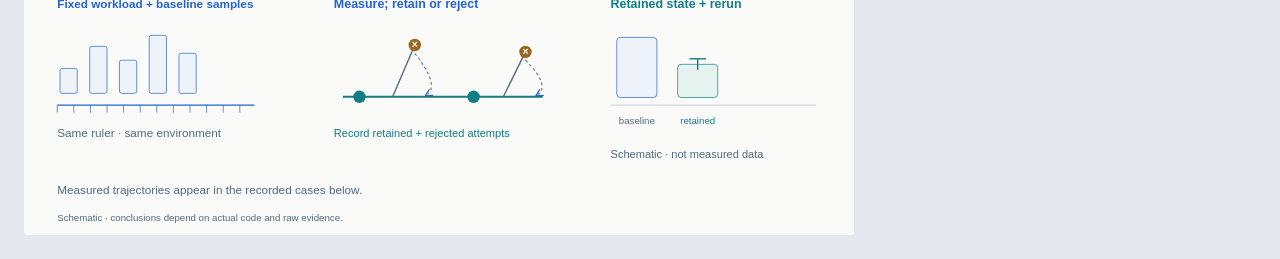
<file: docs/visuals/review-en.html>
<html><meta charset="utf-8"><body style="margin:24px;background:#e4e8ed"><img style="display:block;width:830px;margin:0 0 24px" src="../assets/autodev-brand.svg"><img style="display:block;width:830px;margin:0 0 24px" src="../assets/autodev-overview.svg"><img style="display:block;width:830px;margin:0 0 24px" src="../assets/autodev-development.svg"><img style="display:block;width:830px;margin:0 0 24px" src="../assets/autodev-bugfix.svg"><img style="display:block;width:830px;margin:0 0 24px" src="../assets/autodev-optimization.svg"></body></html>
</file>
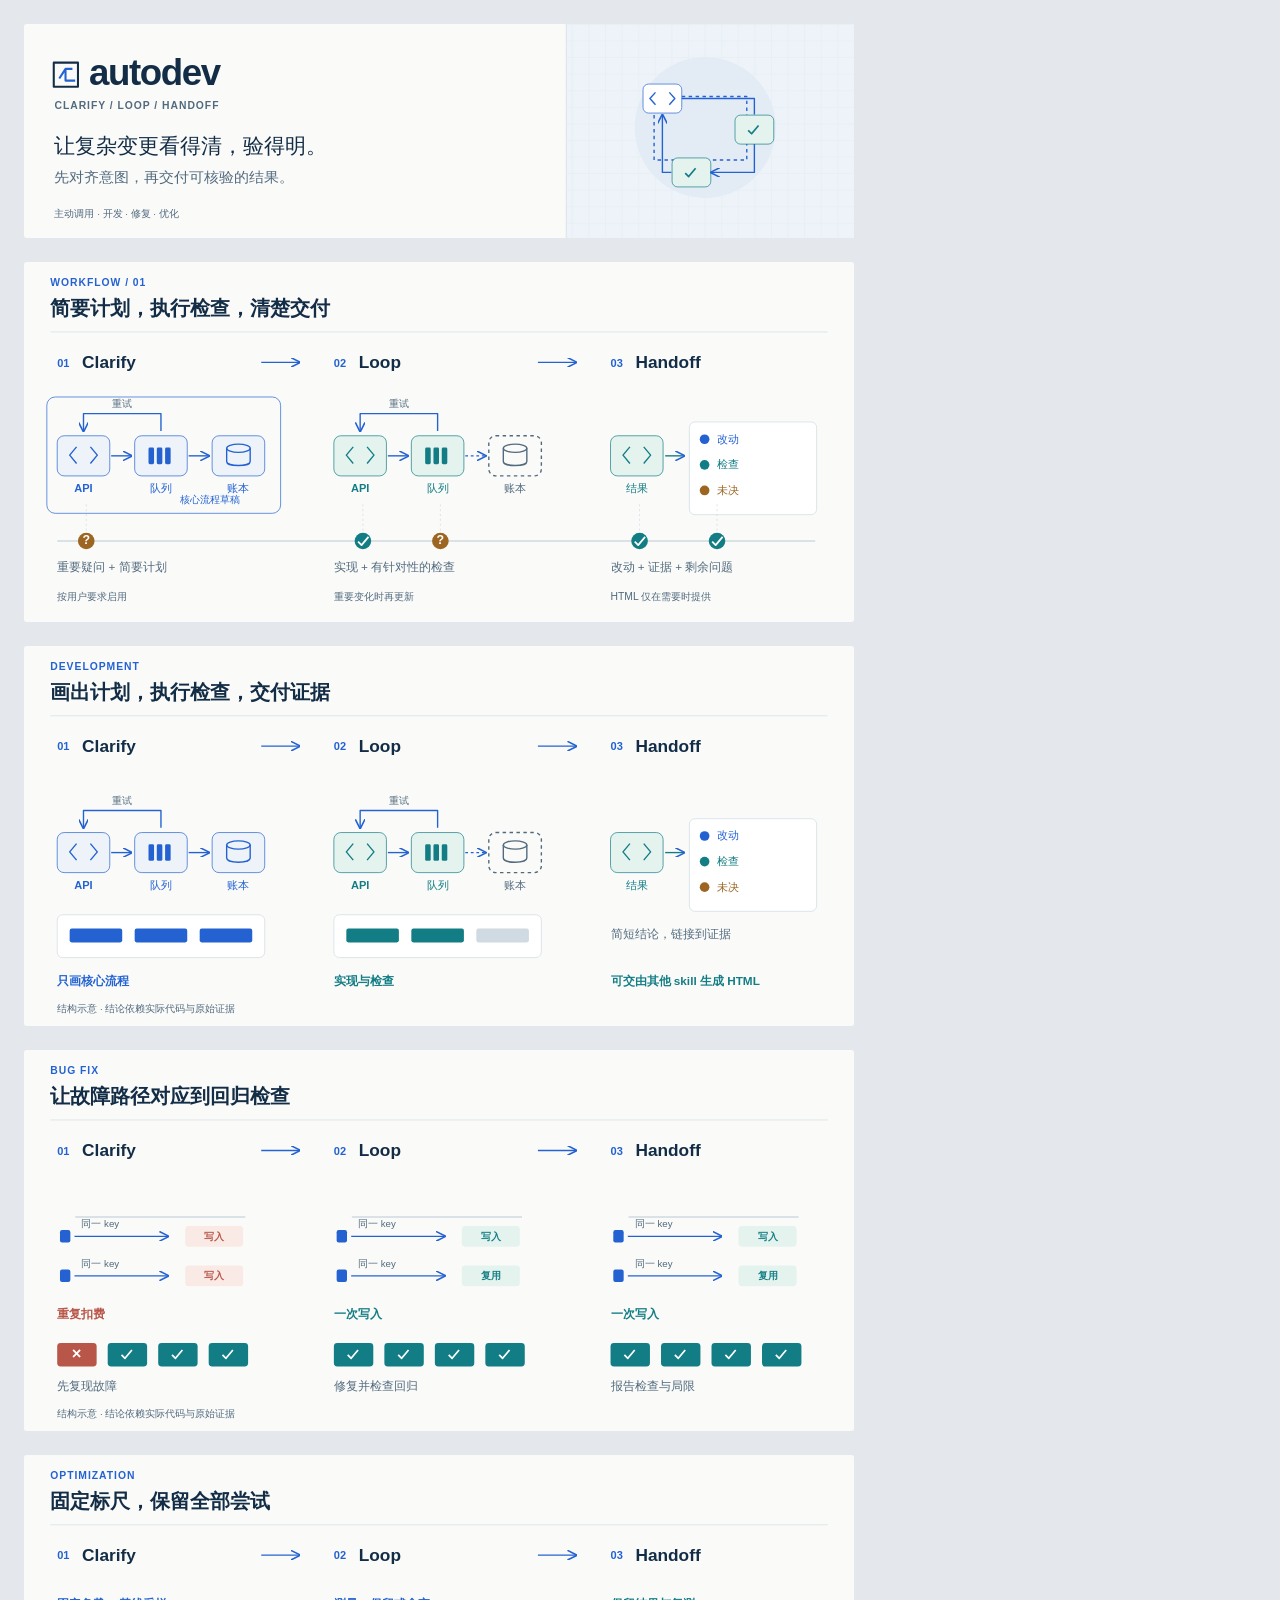
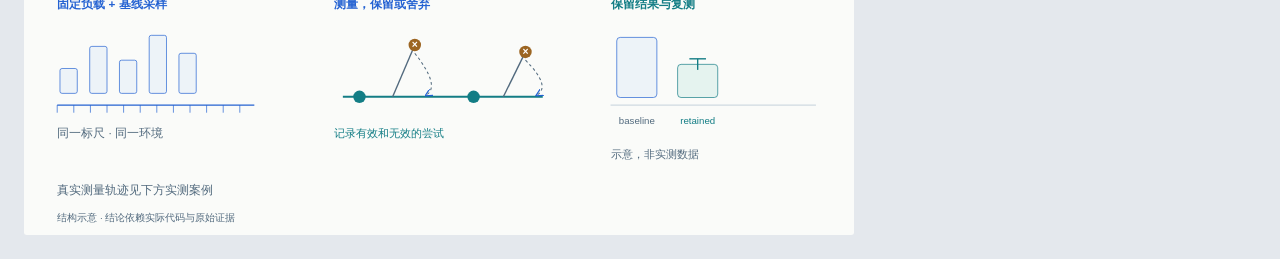
<file: docs/visuals/review-zh.html>
<html><meta charset="utf-8"><body style="margin:24px;background:#e4e8ed"><img style="display:block;width:830px;margin:0 0 24px" src="../assets/autodev-brand.zh.svg"><img style="display:block;width:830px;margin:0 0 24px" src="../assets/autodev-overview.zh.svg"><img style="display:block;width:830px;margin:0 0 24px" src="../assets/autodev-development.zh.svg"><img style="display:block;width:830px;margin:0 0 24px" src="../assets/autodev-bugfix.zh.svg"><img style="display:block;width:830px;margin:0 0 24px" src="../assets/autodev-optimization.zh.svg"></body></html>
</file>
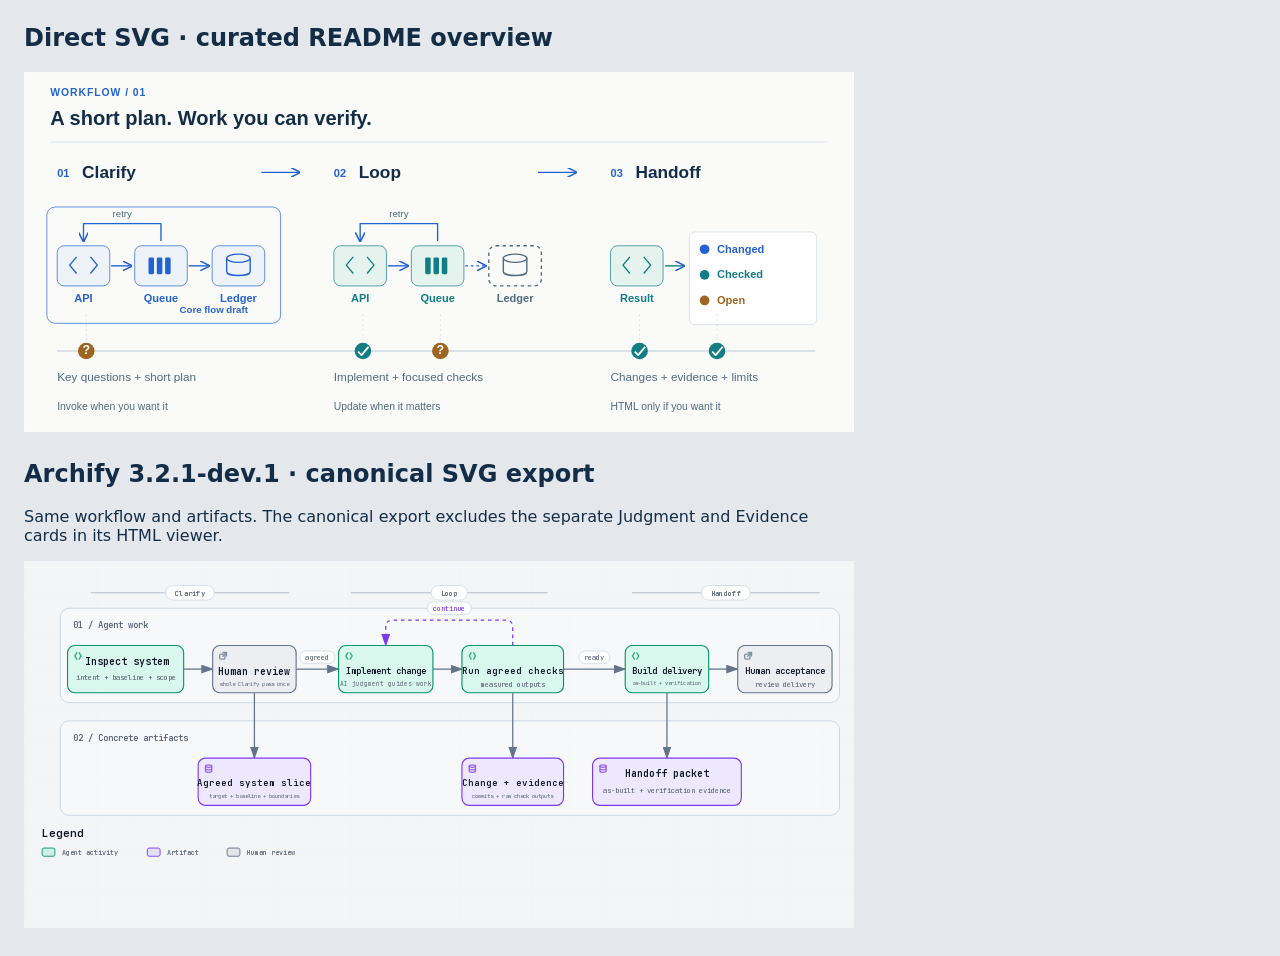
<file: docs/visuals/archify-comparison/comparison.html>
<!doctype html><meta charset="utf-8"><title>autodev · README-width comparison</title><style>body{margin:24px;font:16px system-ui;background:#e4e8ed;color:#142d47}h2,p{width:830px}img{display:block;width:830px;background:white;margin-bottom:28px}</style><h2>Direct SVG · curated README overview</h2><img src="../../assets/autodev-overview.svg"><h2>Archify 3.2.1-dev.1 · canonical SVG export</h2><p>Same workflow and artifacts. The canonical export excludes the separate Judgment and Evidence cards in its HTML viewer.</p><img src="overview.export.svg">
</file>
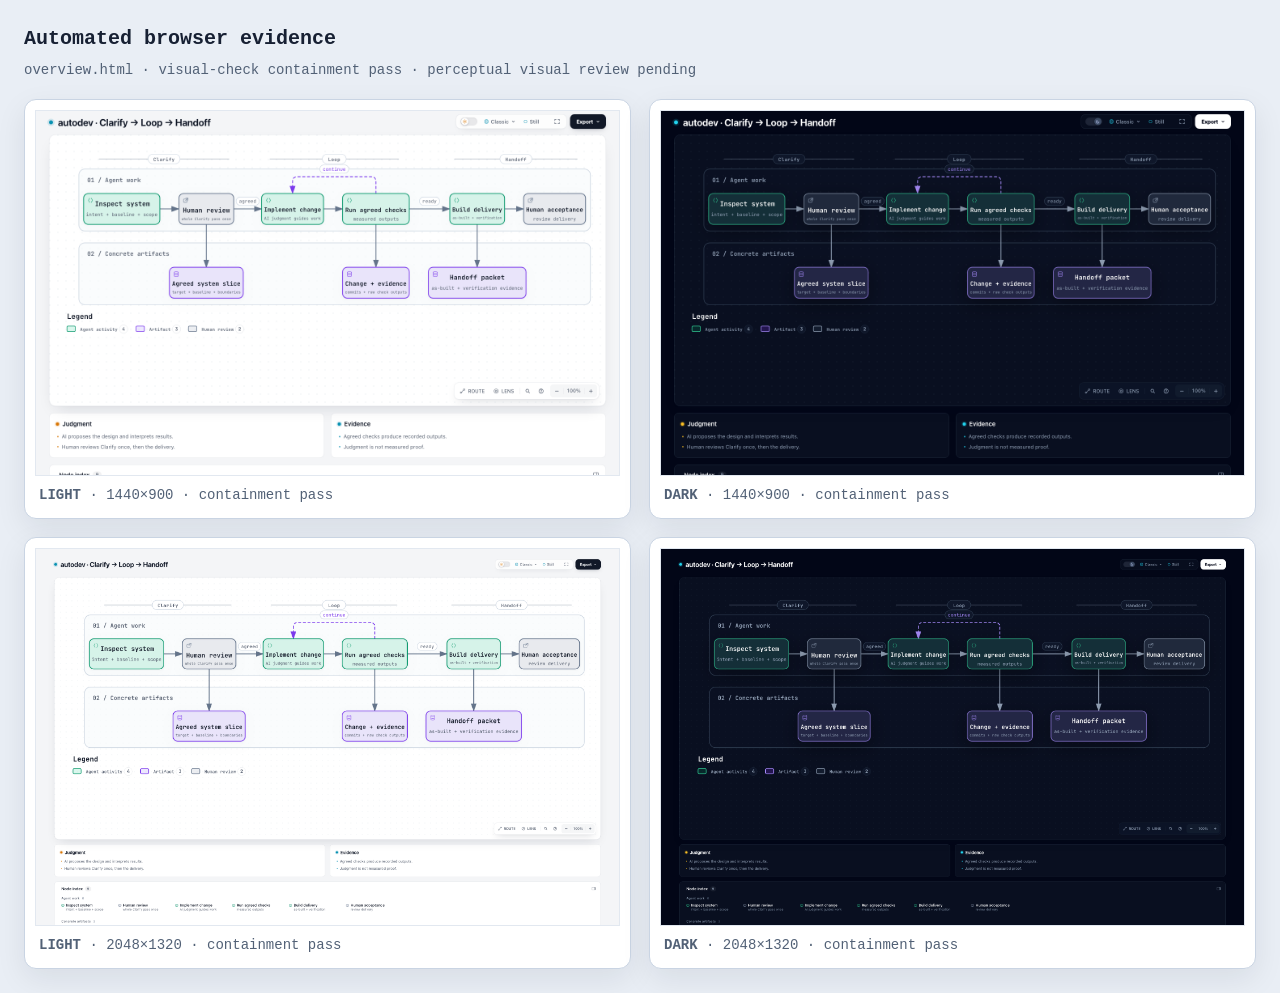
<file: docs/visuals/archify-comparison/review-2/overview.visual-check.html>
<!doctype html>
<html lang="en">
<head>
<meta charset="utf-8">
<meta name="viewport" content="width=device-width,initial-scale=1">
<title>Archify automated browser evidence · overview.html</title>
<style>
*{box-sizing:border-box}body{margin:0;padding:24px;background:#e9eef5;color:#172033;font:14px/1.5 ui-monospace,SFMono-Regular,Menlo,Consolas,monospace}header{max-width:1500px;margin:0 auto 18px}h1{margin:0 0 6px;font-size:20px}p{margin:0;color:#526176}.grid{max-width:1500px;margin:auto;display:grid;grid-template-columns:repeat(2,minmax(0,1fr));gap:18px}figure{margin:0;padding:10px;background:white;border:1px solid #c9d4e3;border-radius:12px;box-shadow:0 10px 30px rgba(15,23,42,.08)}img{display:block;width:100%;height:auto;border:1px solid #e2e8f0}figcaption{padding:9px 4px 2px;color:#526176}@media(max-width:900px){.grid{grid-template-columns:1fr}}
</style>
</head>
<body>
<header><h1>Automated browser evidence</h1><p>overview.html · visual-check containment pass · perceptual visual review pending</p></header>
<main class="grid">
      <figure>
        <img src="overview.visual-check.1440x900.light.png" alt="light 1440 by 900">
        <figcaption><strong>LIGHT</strong> · 1440×900 · containment pass</figcaption>
      </figure>
      <figure>
        <img src="overview.visual-check.1440x900.dark.png" alt="dark 1440 by 900">
        <figcaption><strong>DARK</strong> · 1440×900 · containment pass</figcaption>
      </figure>
      <figure>
        <img src="overview.visual-check.2048x1320.light.png" alt="light 2048 by 1320">
        <figcaption><strong>LIGHT</strong> · 2048×1320 · containment pass</figcaption>
      </figure>
      <figure>
        <img src="overview.visual-check.2048x1320.dark.png" alt="dark 2048 by 1320">
        <figcaption><strong>DARK</strong> · 2048×1320 · containment pass</figcaption>
      </figure>
</main>
</body>
</html>
</file>
<file: web/styles.css>
@font-face {
  font-family: Manrope;
  src: url("./fonts/manrope.woff2") format("woff2");
  font-weight: 200 800;
  font-style: normal;
  font-display: swap;
}
:root {
  --ink: #080f25;
  --surface: #101a34;
  --white: #edf1ff;
  --muted: #a1aecb;
  --dim: #7483a8;
  --line: #a5b8f325;
  --blue: #b3c2ff;
  --mint: #8bd7c7;
  --gold: #ddbf87;
  --sans: Manrope, "PingFang SC", "Microsoft YaHei", sans-serif;
  color-scheme: dark;
  font-family: var(--sans);
}
* {
  box-sizing: border-box;
}
body {
  margin: 0;
  background:
    radial-gradient(ellipse at 80% 12%, #20294d50, transparent 50%), var(--ink);
  color: var(--white);
  font-size: 15px;
  line-height: 1.7;
  -webkit-font-smoothing: antialiased;
}
button,
a {
  -webkit-tap-highlight-color: transparent;
}
button {
  font: inherit;
  cursor: pointer;
}
a {
  color: inherit;
  text-decoration: none;
}
button {
  color: inherit;
}
button,
a {
  touch-action: manipulation;
}
button:hover,
a:hover {
  color: #fff;
}
button:focus-visible,
a:focus-visible,
[tabindex]:focus-visible {
  outline: 2px solid var(--gold);
  outline-offset: 6px;
}
[hidden] {
  display: none !important;
}
::selection {
  color: var(--ink);
  background: var(--blue);
}
.wrap {
  width: min(1280px, calc(100% - 112px));
  margin-inline: auto;
}
p,
h1,
h2,
h3,
figure {
  margin: 0;
}
svg {
  display: block;
  max-width: 100%;
}
section {
  scroll-margin-top: 100px;
}
.skip-link {
  position: fixed;
  top: 10px;
  left: 20px;
  transform: translateY(-160%);
  z-index: 100;
  background: var(--white);
  color: var(--ink);
  padding: 12px 20px;
}
.skip-link:focus {
  transform: none;
}
.site-header {
  height: 100px;
  display: flex;
  align-items: center;
  justify-content: space-between;
  position: relative;
  z-index: 20;
}
.wordmark {
  display: flex;
  align-items: center;
  gap: 11px;
  font-size: 25px;
  font-weight: 750;
  letter-spacing: -1px;
}
.wordmark svg {
  width: 32px;
  height: 32px;
  color: var(--blue);
}
#navigation {
  display: flex;
  align-items: center;
  gap: 32px;
  font-size: 12px;
  font-weight: 550;
  color: #bcc6dd;
}
.nav-install {
  display: flex;
  gap: 22px;
  border: 1px solid #a4b5ea50;
  padding: 9px 16px;
  border-radius: 5px;
}
.language-switch {
  display: flex;
  gap: 9px;
  align-items: center;
  font-size: 11px;
  color: #7d8bad;
}
.language-switch button {
  border: 0;
  background: none;
  color: var(--dim);
  padding: 8px 2px;
  font-size: 11px;
  min-height: 36px;
}
.language-switch [aria-pressed="true"] {
  color: var(--white);
}
.menu-toggle {
  display: none;
}
.scene {
  padding-block: 100px;
  position: relative;
}
.hero {
  display: grid;
  grid-template-columns: 1.04fr 1fr;
  align-items: center;
  gap: 24px;
  min-height: calc(100svh - 100px);
  padding-block: 40px 110px;
}
.intro-line {
  display: flex;
  align-items: center;
  gap: 9px;
  color: var(--muted);
  font-size: 12px;
  letter-spacing: 0.02em;
}
.signal-dot {
  width: 5px;
  height: 5px;
  flex: 0 0 auto;
  background: var(--mint);
  border-radius: 50%;
  box-shadow: 0 0 14px #8bd7c755;
}
h1 {
  font-size: clamp(48px, 5.1vw, 78px);
  font-weight: 500;
  line-height: 1.12;
  letter-spacing: -0.065em;
  margin-top: 28px;
}
h1 > span {
  display: block;
  white-space: nowrap;
}
h1 > span + span {
  color: var(--blue);
}
.hero-description {
  font-size: 17px;
  max-width: 390px;
  color: var(--muted);
  line-height: 1.85;
  margin-top: 30px;
}
.hero-actions {
  display: flex;
  align-items: center;
  gap: 28px;
  margin-top: 34px;
}
.button {
  display: inline-flex;
  align-items: center;
  justify-content: space-between;
  gap: 30px;
  padding: 14px 21px;
  border-radius: 5px;
  font-size: 12px;
  font-weight: 650;
}
.primary {
  background: var(--blue);
  color: var(--ink);
}
.primary:hover {
  background: #cbd5ff;
  color: var(--ink);
}
.text-link {
  font-size: 12px;
  display: inline-flex;
  gap: 20px;
  align-items: center;
  color: var(--blue);
}
.hero-note {
  max-width: 350px;
  color: var(--dim);
  font-size: 11px;
  line-height: 1.8;
  margin-top: 29px;
}
.hero-visual {
  position: relative;
}
.signal-diagram {
  width: 100%;
  height: auto;
  font-family: var(--sans);
}
.diagram-coordinates {
  display: flex;
  justify-content: space-between;
  position: absolute;
  left: 12%;
  right: 12%;
  top: 0;
  font-size: 9px;
  color: var(--dim);
  letter-spacing: 0.04em;
}
.hero-visual figcaption {
  display: flex;
  align-items: center;
  gap: 15px;
  color: var(--muted);
  font-size: 11px;
  margin-top: 0;
  margin-left: 13%;
}
.figure-line {
  width: 28px;
  height: 1px;
  background: var(--blue);
}
.hero-foot {
  position: absolute;
  bottom: 34px;
  left: 0;
  right: 0;
  display: flex;
  align-items: center;
  gap: 15px;
  font-size: 10px;
  color: var(--dim);
}
.hero-foot > span:first-child {
  margin-right: auto;
  color: #a0afd0;
}
.hero-foot i {
  font-style: normal;
  color: #56678e;
  margin-inline: 14px;
}
.section-context {
  color: var(--blue);
  font-size: 12px;
  margin-bottom: 18px;
}
.section-heading {
  max-width: 690px;
}
h2 {
  font-size: clamp(36px, 3.9vw, 56px);
  font-weight: 500;
  line-height: 1.17;
  letter-spacing: -0.055em;
}
.section-description {
  font-size: 14px;
  color: var(--muted);
  max-width: 560px;
  line-height: 1.9;
  margin-top: 24px;
}
.workflow-layout {
  display: grid;
  grid-template-columns: 1fr 1.1fr;
  gap: 95px;
  align-items: center;
  margin-top: 38px;
}
.stage-item {
  border-top: 1px solid var(--line);
}
.stage-button {
  display: flex;
  width: 100%;
  align-items: center;
  gap: 22px;
  background: none;
  border: 0;
  padding: 19px 0;
  color: var(--dim);
  text-align: left;
  font-size: 21px;
  letter-spacing: -0.03em;
}
.stage-number {
  font-size: 10px;
  letter-spacing: 0;
  color: var(--dim);
  width: 22px;
}
.stage-arrow {
  font-size: 19px;
  margin-left: auto;
  opacity: 0;
}
.stage-button[aria-pressed="true"] {
  color: var(--white);
}
.stage-button[aria-pressed="true"] .stage-number {
  color: var(--mint);
}
.stage-button[aria-pressed="true"] .stage-arrow {
  opacity: 1;
  color: var(--blue);
}
.stage-copy {
  padding: 0 15px 22px 44px;
}
.stage-copy h3 {
  font-size: 14px;
  font-weight: 550;
  margin-bottom: 8px;
}
.stage-copy p {
  font-size: 12px;
  color: var(--muted);
  line-height: 1.85;
}
.view-header {
  display: flex;
  justify-content: space-between;
  font-size: 10px;
  color: var(--dim);
  padding: 16px 22px;
  border-block: 1px solid var(--line);
}
.view-stage {
  color: var(--blue);
}
.system-view {
  background: radial-gradient(ellipse, #a3b8ff08, transparent 70%);
}
.system-view .signal-diagram {
  margin-block: -20px -44px;
}
.system-caption {
  display: flex;
  gap: 22px;
  justify-content: center;
  font-size: 9px;
  color: var(--muted);
}
.status-key {
  display: flex;
  gap: 7px;
  align-items: center;
}
.status-key i {
  width: 6px;
  height: 6px;
  border: 1px solid var(--blue);
  border-radius: 50%;
}
.status-key.implemented i {
  border-color: var(--mint);
  background: var(--mint);
}
.status-key.pending i {
  border: 1px dashed var(--dim);
}
.view-note {
  font-size: 11px;
  color: var(--muted);
  line-height: 1.9;
  text-align: center;
  max-width: 380px;
  margin: 18px auto 0;
}
.system-view[data-step="1"] .flow-wires,
.system-view[data-step="2"] .flow-wires {
  stroke: var(--mint);
}
.section-foot {
  font-size: 10px;
  line-height: 1.9;
  color: var(--dim);
  margin-top: 22px;
  max-width: 700px;
}
.task-tabs,
.case-tabs {
  display: flex;
  gap: 32px;
  margin-top: 35px;
  border-bottom: 1px solid var(--line);
}
.task-tabs button,
.case-tabs button {
  border: 0;
  background: none;
  font-size: 13px;
  padding: 13px 0 17px;
  color: var(--dim);
  position: relative;
}
.task-tabs [aria-pressed="true"],
.case-tabs [aria-pressed="true"] {
  color: var(--white);
}
.task-tabs [aria-pressed="true"]:after,
.case-tabs [aria-pressed="true"]:after {
  content: "";
  height: 2px;
  background: var(--blue);
  position: absolute;
  inset: auto 0 -1px;
}
.deliverable-layout {
  display: grid;
  grid-template-columns: 1.05fr 1fr;
  gap: 100px;
  align-items: center;
  margin-top: 32px;
}
.task-panel h3 {
  font-size: 29px;
  font-weight: 500;
  letter-spacing: -0.04em;
  line-height: 1.4;
  max-width: 450px;
}
.task-panel > p {
  font-size: 13px;
  line-height: 1.95;
  color: var(--muted);
  margin-top: 18px;
}
.receive {
  border-left: 1px solid var(--mint);
  padding-left: 18px;
  margin-top: 26px;
}
.receive > span {
  font-size: 10px;
  color: var(--mint);
}
.receive p {
  font-size: 14px;
  color: #d6e1f4;
  margin-top: 6px;
}
.task-panel .limit-note {
  font-size: 11px;
  color: var(--dim);
  margin-top: 22px;
}
.diagram-link {
  margin-top: 20px;
}
.artifact-visual {
  max-width: 480px;
}
.artifact-visual figcaption {
  font-size: 10px;
  text-align: center;
  color: var(--dim);
  margin-top: -25px;
}
.task-panel + .task-panel,
.case-panel + .case-panel {
  margin-top: 35px;
}
.interactive-ready .task-panel,
.interactive-ready .case-panel {
  margin-top: 0;
}
.evidence-heading {
  display: grid;
  grid-template-columns: 1.2fr 1fr;
  gap: 100px;
  align-items: end;
}
.evidence-summary > p {
  color: var(--muted);
  font-size: 12px;
  max-width: 400px;
  line-height: 1.9;
  padding-bottom: 3px;
}
.evidence-heading h2 {
  max-width: 600px;
}
.case-intro {
  display: flex;
  justify-content: space-between;
  gap: 30px;
  align-items: center;
  margin-top: 24px;
  margin-bottom: 14px;
}
.case-intro h3 {
  font-size: 17px;
  font-weight: 500;
}
.case-intro p {
  color: var(--dim);
  font-size: 10px;
  margin-top: 3px;
}
.case-stat {
  display: grid;
  grid-template-columns: auto auto auto;
  gap: 0 16px;
  align-items: center;
  font-size: 23px;
  line-height: 1.4;
  font-variant-numeric: tabular-nums;
}
.case-stat > span:last-of-type {
  color: var(--mint);
}
.case-stat i {
  font-style: normal;
  font-size: 16px;
  color: var(--dim);
}
.case-stat small {
  grid-column: 1/-1;
  text-align: right;
  font-size: 9px;
  color: var(--dim);
  margin-top: 4px;
}
.case-chart {
  width: 100%;
  height: auto;
  max-height: none;
  background: #0b1220;
  object-fit: initial;
}
.case-notes {
  display: flex;
  gap: 40px;
  justify-content: space-between;
  margin-top: 17px;
  align-items: start;
}
.case-notes p {
  font-size: 11px;
  color: var(--muted);
  max-width: 800px;
  line-height: 1.9;
}
.case-notes > a {
  white-space: nowrap;
  padding-top: 2px;
  font-size: 10px;
}
.evidence-foot {
  display: flex;
  align-items: center;
  gap: 24px;
  margin-top: 17px;
}
.evidence-foot p {
  font-size: 10px;
  color: var(--dim);
  max-width: 740px;
  line-height: 1.85;
}
.evidence-signal {
  width: 105px;
  flex: 0 0 105px;
  height: 65px;
  overflow: hidden;
}
.evidence-signal svg {
  width: 105px;
  margin-top: -8px;
}
.start-layout {
  display: grid;
  grid-template-columns: 1.2fr 1fr;
  gap: 80px;
  align-items: center;
}
.start h2 {
  max-width: 650px;
  font-size: clamp(42px, 4.5vw, 65px);
}
.install-command {
  display: flex;
  align-items: center;
  justify-content: space-between;
  gap: 14px;
  max-width: 570px;
  border: 1px solid #a5b8f340;
  background: #a5b8f306;
  padding: 15px 18px;
  margin-top: 30px;
  border-radius: 5px;
}
.install-command code {
  font-family: "SFMono-Regular", Consolas, monospace;
  font-size: 12px;
  overflow-wrap: anywhere;
}
.copy-button {
  background: none;
  border: 0;
  color: var(--blue);
  min-width: 32px;
  min-height: 32px;
  display: grid;
  place-items: center;
}
.copy-status {
  font-size: 10px;
  color: var(--mint);
  min-height: 23px;
  margin-top: 6px;
}
.example-prompt {
  max-width: 540px;
  border-left: 1px solid var(--line);
  padding-left: 18px;
  margin-top: 6px;
  margin-bottom: 22px;
}
.example-prompt > span {
  font-size: 10px;
  color: var(--dim);
}
.example-prompt p {
  font-size: 12px;
  line-height: 1.9;
  color: var(--muted);
  margin-top: 8px;
}
.start-visual figcaption {
  font-size: 10px;
  text-align: center;
  color: var(--dim);
  margin-top: 5px;
}
.site-footer {
  display: flex;
  align-items: center;
  gap: 28px;
  border-top: 1px solid var(--line);
  padding-block: 28px 36px;
  color: var(--dim);
  font-size: 10px;
}
.footer-brand {
  font-size: 17px;
  letter-spacing: -0.04em;
  color: var(--muted);
}
.site-footer p {
  margin-right: auto;
}
:lang(zh) h1 {
  font-size: clamp(43px, 4.7vw, 69px);
  letter-spacing: -0.04em;
  line-height: 1.3;
}
:lang(zh) h2 {
  font-size: clamp(32px, 3.4vw, 47px);
  line-height: 1.4;
  letter-spacing: -0.025em;
}
:lang(zh) .hero-description {
  max-width: 380px;
  font-size: 16px;
}
:lang(zh) .hero-note {
  max-width: 330px;
}
:lang(zh) .task-panel h3 {
  font-size: 26px;
  line-height: 1.5;
  letter-spacing: -0.02em;
}
@media (min-width: 1550px) {
  .hero {
    gap: 70px;
  }
  h1 {
    font-size: 78px;
  }
}
@media (max-width: 1100px) {
  .wrap {
    width: calc(100% - 80px);
  }
  #navigation {
    gap: 23px;
  }
  .hero {
    gap: 10px;
  }
  h1 {
    font-size: clamp(42px, 5vw, 64px);
  }
  .workflow-layout {
    gap: 45px;
  }
  .deliverable-layout {
    gap: 45px;
  }
  .start-layout {
    gap: 35px;
  }
  .evidence-heading {
    gap: 50px;
  }
  .case-notes p {
    max-width: 660px;
  }
}
@media (max-width: 800px) {
  .wrap {
    width: calc(100% - 56px);
  }
  .site-header {
    height: 82px;
  }
  #navigation {
    gap: 20px;
  }
  #navigation > a:first-child {
    display: none;
  }
  .nav-install {
    padding: 7px 12px;
    gap: 15px;
  }
  .hero {
    grid-template-columns: 1fr;
    gap: 22px;
    padding-top: 45px;
    padding-bottom: 95px;
  }
  .hero-copy {
    max-width: 600px;
  }
  h1 {
    font-size: 64px;
    letter-spacing: -0.055em;
  }
  .hero-description {
    max-width: 460px;
  }
  .hero-visual {
    width: 85%;
    max-width: 520px;
    margin: 0 auto;
  }
  .hero-visual .signal-diagram {
    max-height: 340px;
  }
  .hero-foot {
    bottom: 25px;
  }
  .section-heading {
    max-width: 630px;
  }
  .workflow-layout {
    grid-template-columns: 1fr 1fr;
    gap: 26px;
  }
  .stage-copy {
    padding-left: 0;
  }
  .stage-button {
    gap: 12px;
  }
  .view-note {
    font-size: 10px;
  }
  .system-caption {
    gap: 12px;
    font-size: 8px;
  }
  .deliverable-layout {
    gap: 25px;
    grid-template-columns: 1.2fr 1fr;
  }
  .task-panel h3 {
    font-size: 25px;
  }
  .evidence-heading {
    grid-template-columns: 1fr;
    gap: 19px;
  }
  .evidence-summary > p {
    max-width: 560px;
  }
  .case-notes {
    gap: 18px;
  }
  .start-layout {
    grid-template-columns: 1fr;
    gap: 10px;
  }
  .start-visual {
    width: 260px;
    margin: auto;
  }
  .start-visual svg {
    height: 195px;
  }
  .scene {
    padding-block: 75px;
  }
  .hero {
    padding-bottom: 95px;
  }
  .hero-description {
    margin-top: 22px;
  }
  .hero-actions {
    margin-top: 25px;
  }
  .hero-note {
    margin-top: 22px;
  }
  :lang(zh) h1 {
    font-size: 54px;
  }
  :lang(zh) h2 {
    font-size: 38px;
  }
  .site-footer {
    gap: 18px;
  }
  .site-footer p {
    max-width: 230px;
  }
}
@media (max-width: 600px) {
  .wrap {
    width: calc(100% - 44px);
  }
  .site-header {
    height: 80px;
  }
  .wordmark {
    font-size: 23px;
  }
  .wordmark svg {
    width: 29px;
    height: 29px;
  }
  .menu-toggle {
    display: block;
    border: 1px solid var(--line);
    border-radius: 4px;
    padding: 7px 12px;
    font-size: 11px;
    background: var(--ink);
    color: var(--muted);
  }
  #navigation {
    display: none;
    position: absolute;
    top: 72px;
    right: 0;
    left: 0;
    padding: 20px;
    background: #111b34;
    border: 1px solid var(--line);
    box-shadow: 0 20px 40px #0004;
    flex-wrap: wrap;
    gap: 20px;
  }
  #navigation[data-open="true"] {
    display: flex;
  }
  #navigation > a:first-child {
    display: block;
  }
  .language-switch {
    margin-left: auto;
  }
  .nav-install {
    width: 100%;
    justify-content: center;
  }
  .intro-line {
    font-size: 10px;
  }
  h1 {
    font-size: clamp(37px, 10.4vw, 62px);
    margin-top: 24px;
  }
  .hero-description {
    font-size: 14px;
    max-width: 330px;
    margin-top: 22px;
  }
  .hero-actions {
    gap: 22px;
  }
  .button {
    padding: 12px 16px;
    gap: 25px;
    font-size: 11px;
  }
  .hero-note {
    font-size: 10px;
    max-width: 290px;
  }
  .hero {
    gap: 38px;
    padding-top: 33px;
  }
  .hero-visual {
    width: 100%;
    margin-top: 0;
  }
  .hero-visual .signal-diagram {
    max-height: 290px;
  }
  .hero-visual figcaption {
    font-size: 9px;
    margin-left: 7%;
    gap: 12px;
  }
  .diagram-coordinates {
    font-size: 8px;
    left: 6%;
    right: 6%;
  }
  .hero-foot {
    font-size: 9px;
    gap: 10px;
  }
  .hero-foot > span:nth-child(2) {
    max-width: 93px;
    text-align: right;
    line-height: 1.6;
  }
  .hero-foot i {
    margin-inline: 8px;
  }
  .section-context {
    font-size: 10px;
    margin-bottom: 16px;
  }
  h2 {
    font-size: 36px;
    letter-spacing: -0.045em;
  }
  .section-description {
    font-size: 12px;
    margin-top: 20px;
  }
  .workflow-layout {
    grid-template-columns: 1fr;
    gap: 22px;
    margin-top: 27px;
  }
  .stage-button {
    font-size: 21px;
    padding-block: 15px;
    gap: 17px;
  }
  .stage-copy {
    padding: 0 0 18px 39px;
  }
  .stage-copy p {
    font-size: 12px;
  }
  .stage-copy h3 {
    font-size: 13px;
  }
  .system-view {
    max-width: 420px;
    width: 100%;
    margin: auto;
  }
  .system-view .signal-diagram {
    max-height: 260px;
    margin-block: -5px -24px;
  }
  .view-header {
    font-size: 9px;
    padding: 11px 10px;
  }
  .system-caption {
    gap: 22px;
    font-size: 9px;
  }
  .view-note {
    max-width: 290px;
    margin-top: 12px;
  }
  .section-foot {
    font-size: 9px;
    margin-top: 24px;
  }
  .task-tabs,
  .case-tabs {
    gap: 25px;
    margin-top: 22px;
  }
  .task-tabs button,
  .case-tabs button {
    font-size: 11px;
    padding-block: 12px;
  }
  .deliverable-layout {
    grid-template-columns: 1fr;
    gap: 10px;
    margin-top: 27px;
  }
  .task-panel h3 {
    font-size: 27px;
    max-width: 330px;
  }
  .task-panel > p {
    font-size: 12px;
  }
  .receive p {
    font-size: 13px;
  }
  .artifact-visual {
    width: 260px;
    margin: auto;
  }
  .artifact-visual svg {
    height: 195px;
  }
  .artifact-visual figcaption {
    margin-top: -8px;
    font-size: 9px;
  }
  .evidence-heading {
    gap: 15px;
  }
  .evidence-summary > p {
    font-size: 11px;
  }
  .case-intro {
    gap: 18px;
    margin-top: 22px;
    align-items: start;
    flex-direction: column;
  }
  .case-intro h3 {
    font-size: 16px;
  }
  .case-stat {
    align-self: flex-end;
    margin-top: -6px;
    font-size: 22px;
  }
  .case-chart {
    border-radius: 4px;
  }
  .case-notes {
    flex-direction: column;
    gap: 11px;
  }
  .case-notes p {
    font-size: 11px;
  }
  .evidence-foot {
    gap: 12px;
    margin-top: 20px;
  }
  .evidence-foot p {
    font-size: 9px;
  }
  .evidence-signal {
    width: 72px;
    flex-basis: 72px;
    height: 54px;
  }
  .evidence-signal svg {
    width: 72px;
    margin-top: 0;
  }
  .start h2 {
    font-size: 43px;
  }
  .start-layout {
    gap: 18px;
  }
  .install-command {
    padding: 12px 12px;
    gap: 8px;
    margin-top: 25px;
  }
  .install-command code {
    font-size: 10px;
  }
  .example-prompt p {
    font-size: 11px;
  }
  .start-visual {
    width: 210px;
  }
  .start-visual svg {
    height: 158px;
  }
  .start-visual figcaption {
    font-size: 9px;
  }
  .site-footer {
    flex-wrap: wrap;
    gap: 14px 22px;
    padding-block: 25px;
  }
  .site-footer p {
    width: 100%;
    max-width: none;
    order: 4;
    font-size: 9px;
  }
  .site-footer .footer-brand {
    margin-right: auto;
  }
  .scene {
    padding-block: 60px;
  }
  .hero {
    padding-block: 35px 93px;
  }
  :lang(zh) h1 {
    font-size: clamp(37px, 10.6vw, 54px);
  }
  :lang(zh) h2 {
    font-size: 32px;
    line-height: 1.45;
  }
  :lang(zh) .hero-description {
    font-size: 14px;
    max-width: 310px;
  }
  :lang(zh) .task-panel h3 {
    font-size: 25px;
  }
  :lang(zh) .start h2 {
    font-size: 35px;
  }
}
@media (prefers-reduced-motion: reduce) {
  *,
  *::before,
  *::after {
    scroll-behavior: auto !important;
    animation: none !important;
    transition: none !important;
  }
}
@media print {
  body {
    background: white;
    color: black;
  }
  .site-header,
  .hero-foot,
  .menu-toggle,
  .copy-button,
  .story-navigation,
  .story-particles {
    display: none !important;
  }
  .wrap {
    width: 100%;
  }
  .scene {
    break-inside: avoid;
    padding-block: 30px;
  }
  .case-panel[hidden],
  .task-panel[hidden] {
    display: block !important;
  }
}
.case-panel {
  display: grid;
  grid-template-columns: minmax(240px, 0.85fr) minmax(0, 1.65fr);
  column-gap: 60px;
  align-items: start;
}
.case-intro {
  grid-column: 1;
  grid-row: 1;
  display: flex;
  flex-direction: column;
  align-items: start;
  gap: 22px;
  margin: 30px 0 0;
}
.case-stat {
  font-size: 26px;
}
.case-stat small {
  text-align: left;
}
.chart-link {
  display: block;
  grid-column: 2;
  grid-row: 1/3;
  margin-top: 28px;
  border: 1px solid var(--line);
  border-radius: 5px;
  overflow: hidden;
}

.case-notes {
  grid-column: 1;
  grid-row: 2;
  flex-direction: column;
  gap: 14px;
  margin-top: 20px;
}
.case-notes p {
  font-size: 12px;
  line-height: 1.95;
}
.case-notes > a {
  font-size: 11px;
}
.case-tabs {
  margin-top: 26px;
}
@media (max-width: 1100px) {
  .case-panel {
    column-gap: 32px;
    grid-template-columns: minmax(225px, 0.85fr) minmax(0, 1.65fr);
  }
  .case-notes p {
    font-size: 11px;
  }
  .case-stat {
    font-size: 23px;
  }
}
@media (max-width: 800px) {
  .case-panel {
    display: block;
  }
  .case-intro {
    flex-direction: row;
    align-items: center;
    justify-content: space-between;
    gap: 24px;
    margin: 25px 0 0;
  }
  .chart-link {
    margin-top: 20px;
  }
  .case-notes {
    margin-top: 16px;
  }
  .case-notes p {
    font-size: 11px;
  }
  .case-stat small {
    text-align: right;
  }
}
@media (max-width: 600px) {
  .case-intro {
    flex-direction: column;
    align-items: start;
    gap: 15px;
  }
  .case-stat {
    align-self: flex-end;
    font-size: 22px;
  }
  .chart-link {
    margin-top: 16px;
  }
  .case-notes {
    margin-top: 16px;
  }
  .case-notes p {
    font-size: 11px;
  }
}
.system-view .check-marks {
  opacity: 1;
}
.system-view .check-marks path {
  opacity: 0;
}
.system-view[data-step="1"] .api-check,
.system-view[data-step="2"] .api-check,
.system-view[data-step="2"] .queue-check {
  opacity: 1;
}
.system-view[data-step="1"] .api-node,
.system-view[data-step="2"] .api-node,
.system-view[data-step="2"] .queue-node {
  stroke: var(--mint);
  fill: #102631;
}
.system-view[data-step="1"] .queue-node,
.system-view[data-step="1"] .ledger-node,
.system-view[data-step="2"] .ledger-node {
  stroke-dasharray: 4 5;
  stroke: var(--dim);
}
.system-view[data-step="1"] .ledger-wire,
.system-view[data-step="2"] .ledger-wire {
  stroke: var(--dim);
  stroke-dasharray: 4 6;
}
.system-view[data-step="0"] .flow-wires path {
  stroke-dasharray: 4 5;
}
.system-view[data-step="1"] .check-marks {
  opacity: 1;
}
html:not(.interactive-ready) .copy-button {
  display: none;
}
@media (max-width: 600px) {
  html:not(.interactive-ready) .site-header {
    height: auto;
    padding-block: 22px;
    gap: 20px;
    flex-wrap: wrap;
  }
  html:not(.interactive-ready) .menu-toggle {
    display: none;
  }
  html:not(.interactive-ready) #navigation {
    display: flex;
    position: static;
    width: 100%;
    padding: 0;
    background: none;
    border: 0;
    box-shadow: none;
  }
  html:not(.interactive-ready) .nav-install {
    width: auto;
  }
}
.evidence-summary {
  display: grid;
  grid-template-columns: 85px 1fr;
  gap: 18px;
  align-items: center;
}
.evidence-summary .evidence-signal {
  width: 85px;
  height: 66px;
}
.evidence-summary .evidence-signal svg {
  width: 85px;
  margin-top: 0;
}
.evidence-foot {
  padding-top: 12px;
  border-top: 1px solid var(--line);
  margin-top: 24px;
}
.evidence-foot p {
  max-width: 850px;
}
@media (max-width: 800px) {
  .evidence-summary {
    max-width: 560px;
    grid-template-columns: 70px 1fr;
    gap: 18px;
  }
  .evidence-summary .evidence-signal,
  .evidence-summary .evidence-signal svg {
    width: 70px;
  }
}
@media (max-width: 600px) {
  .artifact-visual {
    grid-row: 1;
    margin-top: -5px;
    margin-bottom: 14px;
  }
  .evidence-summary {
    gap: 14px;
    grid-template-columns: 65px 1fr;
  }
  .evidence-summary .evidence-signal,
  .evidence-summary .evidence-signal svg {
    width: 65px;
  }
  .evidence-summary .evidence-signal {
    height: 50px;
  }
}
@media (max-width: 600px) {
  .system-view {
    grid-row: 1;
  }
  .start-visual {
    grid-row: 1;
    width: 145px;
    justify-self: end;
    margin: 0 5px 4px 0;
  }
  .start-visual svg {
    height: 109px;
  }
  .start-visual figcaption {
    display: none;
  }
  .start-layout {
    gap: 18px;
  }
}
h2,
.task-panel h3 {
  text-wrap: balance;
}
</file>
<file: web/story.css>
.story-runway,
.story-stage,
.story-panel,
.story-content {
  display: contents;
}
.story-particles,
.story-sky,
.story-navigation {
  display: none;
}
.story-mode {
  scroll-behavior: auto;
  scroll-padding-top: 0;
}
.story-mode .site-header {
  position: fixed;
  inset: 0 0 auto;
  width: 100%;
  height: 96px;
  margin: 0;
  padding-inline: max(56px, calc((100vw - 1280px) / 2));
  background: linear-gradient(#080f25 30%, #080f25ed 75%, #080f2500);
  z-index: 20;
}
.story-mode .story-runway {
  display: block;
  position: relative;
}
.story-mode .story-stage {
  display: block;
  position: sticky;
  top: 0;
  height: var(--story-height, 100svh);
  overflow: clip;
  isolation: isolate;
  background:
    radial-gradient(ellipse at 78% 28%, #26355e35, transparent 55%),
    radial-gradient(ellipse at 15% 90%, #1d255b20, transparent 50%), var(--ink);
}
.story-mode .story-panel {
  display: block;
  position: absolute;
  inset: 0;
  opacity: 0;
  visibility: hidden;
  --scene-top: 116px;
  --scene-bottom: 94px;
}
.story-mode .story-content {
  display: flex;
  flex-direction: column;
  justify-content: center;
  min-height: 100%;
  padding: var(--scene-top) 0 var(--scene-bottom);
  transform: translateZ(0);
}
.story-mode .scene {
  padding-block: 0;
}
.story-mode .hero {
  min-height: 0;
  padding-bottom: 50px;
}
.story-mode .hero-foot {
  bottom: 0;
}
.story-mode .story-panel[data-scene="0"] {
  --scene-top: 128px;
  --scene-bottom: 106px;
}
.story-mode .story-panel[data-scene="1"] {
  --scene-top: 112px;
  --scene-bottom: 96px;
}
.story-mode .story-panel[data-scene="2"] {
  --scene-top: 120px;
  --scene-bottom: 105px;
}
.story-mode .story-panel[data-scene="3"] {
  --scene-top: 118px;
  --scene-bottom: 100px;
}
.story-mode .story-panel[data-scene="4"] {
  --scene-top: 130px;
  --scene-bottom: 114px;
}
.story-mode .story-particles {
  display: block;
  position: absolute;
  inset: 0;
  width: 100%;
  height: 100%;
  pointer-events: none;
  z-index: 4;
}
.story-mode .story-sky {
  display: block;
  position: absolute;
  inset: 0;
  width: 100%;
  height: 100%;
  fill: #9caed8;
  pointer-events: none;
  z-index: -1;
  opacity: 0.65;
}
.story-mode .story-navigation {
  display: flex;
  position: absolute;
  left: 50%;
  bottom: 22px;
  transform: translateX(-50%);
  align-items: center;
  gap: 20px;
  z-index: 8;
  max-width: calc(100% - 44px);
  padding: 5px 15px;
  border-radius: 30px;
  background: #080f25db;
  backdrop-filter: blur(8px);
}
.chapter-button {
  display: flex;
  align-items: center;
  justify-content: center;
  gap: 10px;
  min-width: 28px;
  min-height: 32px;
  padding: 5px 0;
  background: none;
  border: 0;
  color: var(--muted);
  font-size: 9px;
  white-space: nowrap;
}
.chapter-mark {
  width: 5px;
  height: 5px;
  border: 1px solid #91a7d680;
  border-radius: 50%;
}
.chapter-caption {
  display: none;
}
.chapter-button[aria-current="step"] .chapter-mark {
  background: var(--mint);
  border-color: var(--mint);
  box-shadow: 0 0 10px #8bd7c744;
}
.chapter-button[aria-current="step"] .chapter-caption {
  display: inline;
}
.story-mode .site-footer {
  position: relative;
}
.story-mode .hero-visual {
  align-self: center;
}
.story-mode .workflow-layout {
  margin-top: 28px;
}
.story-mode .section-heading h2 {
  max-width: 790px;
}

.story-mode .case-tabs {
  margin-top: 23px;
}
.story-mode .evidence-foot {
  margin-top: 10px;
}
.story-mode .section-foot {
  margin-top: 20px;
}
@media (min-width: 1101px) and (max-height: 850px) {
  .story-mode h1 {
    font-size: 65px;
  }
  .story-mode .hero-visual {
    max-width: 510px;
  }
  .story-mode .hero-description {
    font-size: 15px;
    margin-top: 22px;
  }
  .story-mode .hero-actions {
    margin-top: 24px;
  }
  .story-mode .hero-note {
    margin-top: 23px;
  }
  .story-mode h2 {
    font-size: 45px;
  }
  .story-mode .section-description {
    margin-top: 17px;
    font-size: 12px;
  }
  .story-mode .stage-button {
    padding-block: 13px;
    font-size: 20px;
  }
  .story-mode .stage-copy p {
    font-size: 11px;
  }
  .story-mode .stage-copy {
    padding-bottom: 15px;
  }
  .story-mode .view-note {
    font-size: 10px;
  }
  .story-mode .task-panel h3 {
    font-size: 26px;
  }
  .story-mode .deliverable-layout {
    margin-top: 23px;
  }

  .story-mode :lang(zh) h1 {
    font-size: 60px;
  }
  .story-mode :lang(zh) h2 {
    font-size: 39px;
  }
}
@media (max-width: 1100px) {
  .story-mode .site-header {
    padding-inline: 40px;
  }
  .story-mode h2 {
    font-size: 44px;
  }

  .story-mode :lang(zh) h2 {
    font-size: 39px;
  }
  .story-mode .workflow-layout {
    gap: 45px;
  }
  .story-mode .stage-copy p {
    font-size: 11px;
  }
  .story-mode .stage-copy {
    padding-bottom: 18px;
  }
  .story-mode .story-panel[data-scene="1"] {
    --scene-top: 120px;
  }
  .story-mode .story-panel[data-scene="3"] {
    --scene-top: 120px;
  }
}
@media (max-width: 800px) {
  .story-mode .site-header {
    height: 88px;
    padding-inline: 28px;
  }
  .story-mode .story-panel {
    --scene-top: 106px;
    --scene-bottom: 87px;
  }
  .story-mode .story-panel[data-scene="0"] {
    --scene-top: 115px;
    --scene-bottom: 88px;
  }
  .story-mode .hero {
    gap: 35px;
    padding-bottom: 57px;
  }
  .story-mode .hero-copy {
    padding-inline: 6px;
  }
  .story-mode .hero-visual {
    width: 75%;
    max-width: 440px;
  }
  .story-mode .hero-visual .signal-diagram {
    max-height: 310px;
  }
  .story-mode .workflow-layout {
    gap: 25px;
  }
  .story-mode h2 {
    font-size: 42px;
  }

  .story-mode :lang(zh) h2 {
    font-size: 36px;
  }
  .story-mode .start-visual {
    width: 230px;
  }
  .story-mode .start-visual svg {
    height: 173px;
  }
  .story-mode .deliverable-layout {
    gap: 20px;
  }
  .story-mode .story-panel[data-scene="2"] {
    --scene-top: 114px;
  }
  .story-mode .story-panel[data-scene="4"] {
    --scene-top: 118px;
    --scene-bottom: 100px;
  }
}
@media (max-width: 600px) {
  .story-mode .site-header {
    height: 84px;
    padding-inline: 22px;
  }
  .story-mode .story-panel {
    --scene-top: 106px;
    --scene-bottom: 88px;
  }
  .story-mode .story-panel[data-scene="0"] {
    --scene-top: 112px;
    --scene-bottom: 88px;
  }
  .story-mode .story-panel[data-scene="1"] {
    --scene-top: 108px;
    --scene-bottom: 100px;
  }
  .story-mode .story-panel[data-scene="2"] {
    --scene-top: 108px;
    --scene-bottom: 96px;
  }
  .story-mode .story-panel[data-scene="3"] {
    --scene-top: 110px;
    --scene-bottom: 100px;
  }
  .story-mode .story-panel[data-scene="4"] {
    --scene-top: 112px;
    --scene-bottom: 102px;
  }
  .story-mode .hero {
    gap: 37px;
    padding-bottom: 60px;
  }
  .story-mode .hero-copy {
    padding-inline: 0;
  }
  .story-mode .hero-visual {
    width: 100%;
  }
  .story-mode .hero-visual .signal-diagram {
    max-height: 260px;
  }
  .story-mode h2 {
    font-size: 36px;
  }
  .story-mode .workflow-layout {
    gap: 22px;
  }
  .story-mode .section-description {
    margin-top: 18px;
  }
  .story-mode .task-panel h3 {
    font-size: 27px;
  }
  .story-mode .start h2 {
    font-size: 43px;
  }
  .story-mode .start-visual {
    width: 210px;
  }
  .story-mode .start-visual svg {
    height: 158px;
  }
  .story-mode .story-navigation {
    bottom: 16px;
    gap: 12px;
    padding: 4px 13px;
  }
  .chapter-button {
    font-size: 8px;
    min-width: 24px;
    gap: 8px;
  }
  .story-mode :lang(zh) h2 {
    font-size: 32px;
  }
  .story-mode :lang(zh) .start h2 {
    font-size: 35px;
  }
  .story-mode .case-tabs {
    margin-top: 22px;
  }
  .story-mode .evidence-foot {
    margin-top: 20px;
  }
}
@media print {
  .story-runway,
  .story-stage,
  .story-panel,
  .story-content {
    display: contents !important;
  }
  .story-panel {
    opacity: 1 !important;
    visibility: visible !important;
  }
  .story-runway {
    height: auto !important;
  }
  .story-mode .scene {
    padding-block: 30px !important;
  }
  .story-particles,
  .story-sky,
  .story-navigation {
    display: none !important;
  }
}

.story-mode .case-notes {
  margin-top: 18px;
}
.story-mode .case-intro {
  margin-top: 28px;
}
.story-mode .chart-link {
  margin-top: 28px;
}
@media (max-width: 800px) {
  .story-mode .chart-link {
    margin-top: 20px;
  }
}
@media (max-width: 600px) {
  .story-mode .chart-link {
    margin-top: 16px;
  }
  .story-mode .case-intro {
    margin-top: 22px;
  }
}
.story-mode {
  overflow-anchor: none;
}
@media (max-width: 600px) {
  .story-mode .start-visual {
    width: 145px;
  }
  .story-mode .start-visual svg {
    height: 109px;
  }
}
</file>
